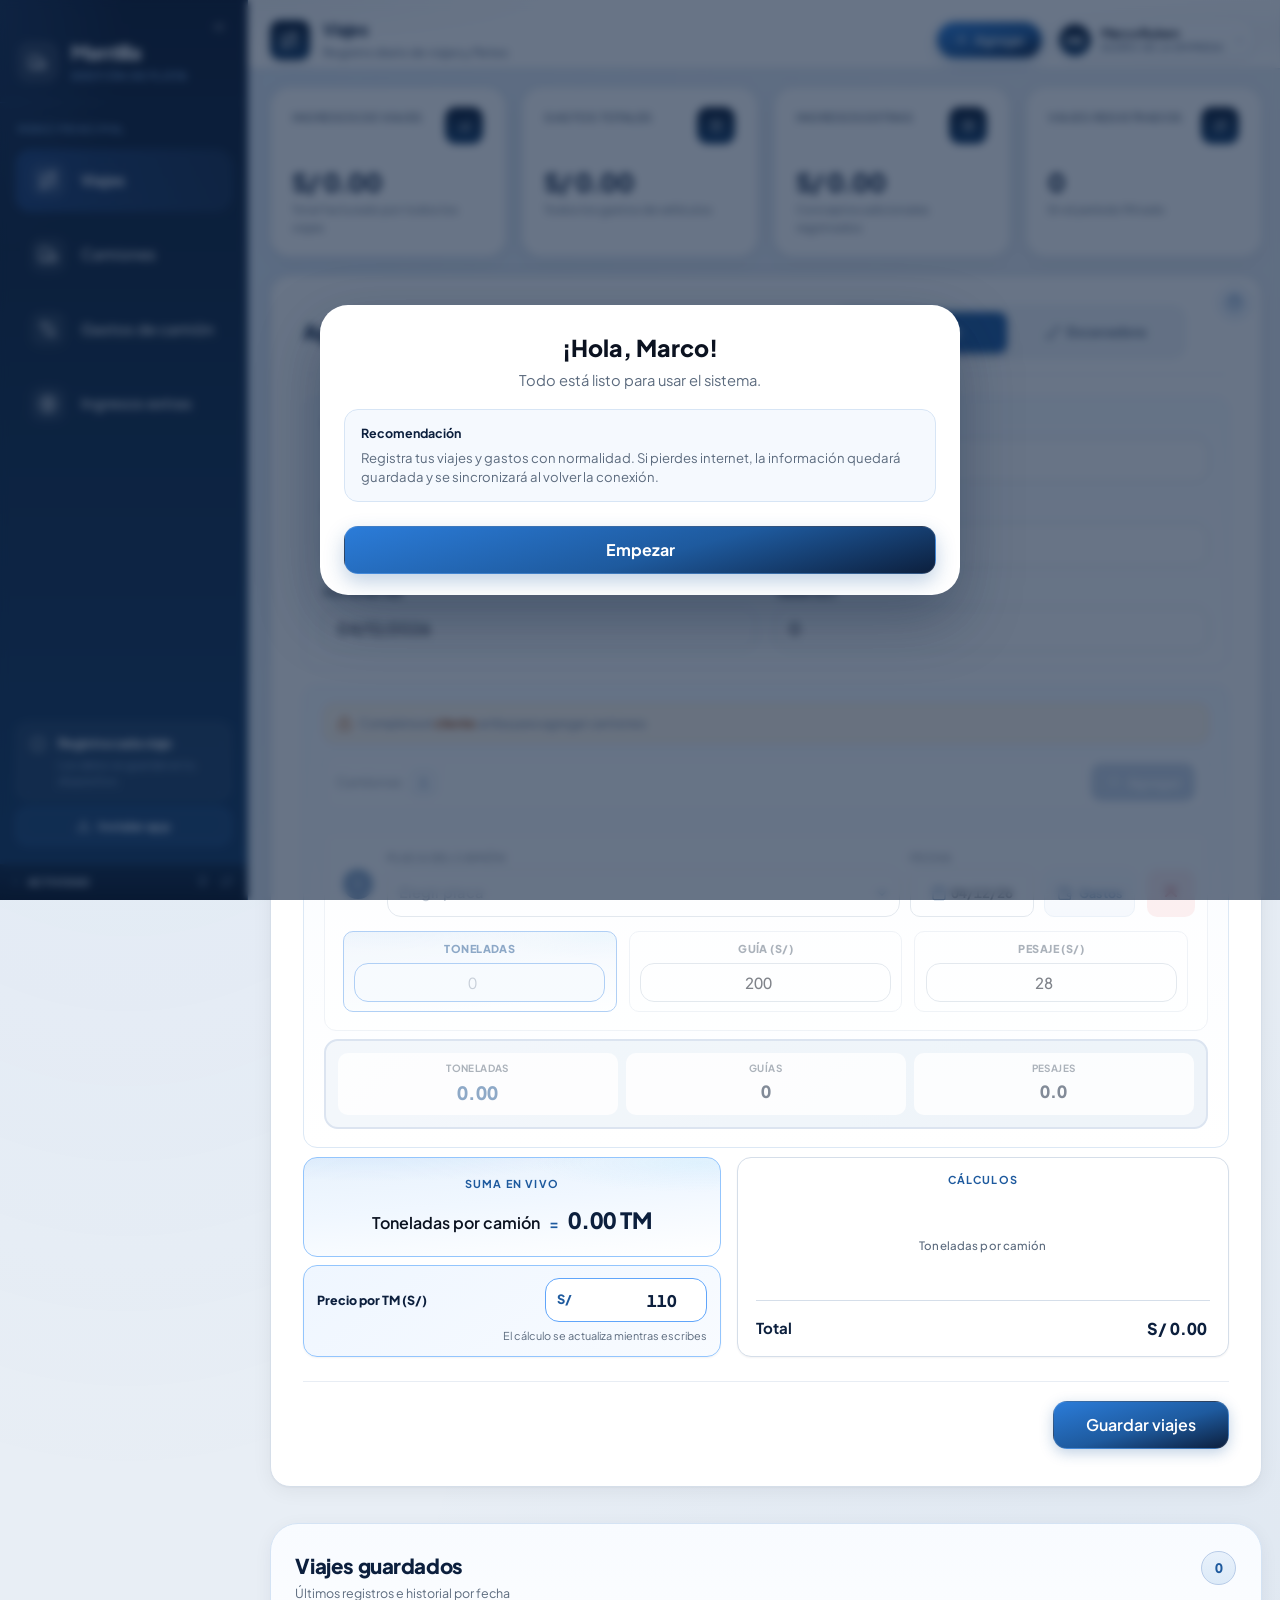
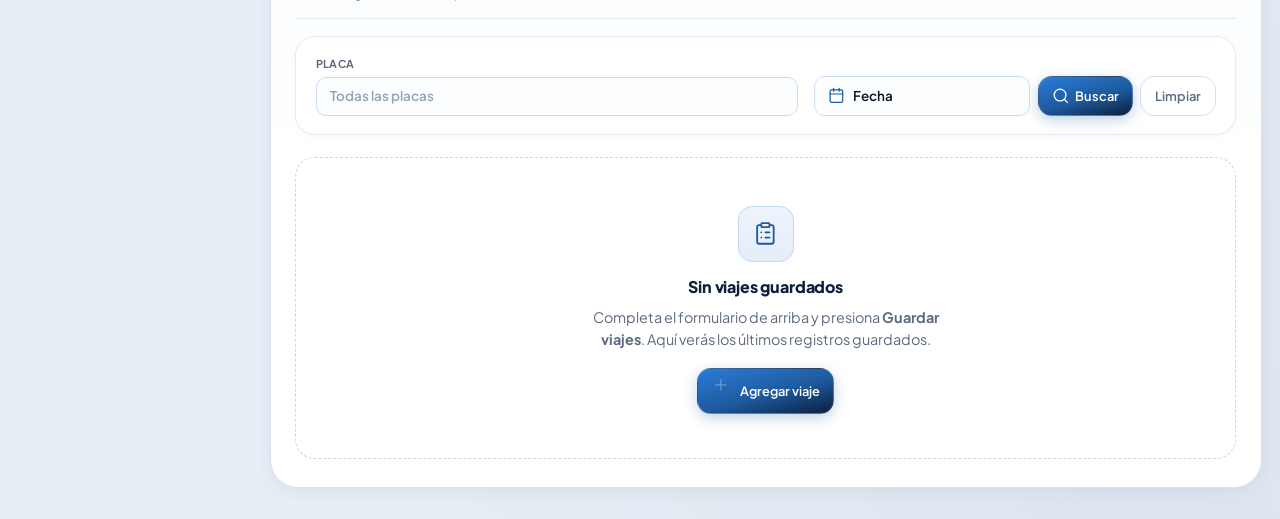
<file: index.html>
<!DOCTYPE html>
<html lang="es">
<head>
  <meta charset="UTF-8">
  <meta name="viewport" content="width=device-width, initial-scale=1, maximum-scale=1, user-scalable=no, viewport-fit=cover">
  <meta name="description" content="Gestión administrativa de flota — Mantilla">
  <meta name="theme-color" content="#0c1f3d">
  <meta name="mobile-web-app-capable" content="yes">
  <meta name="apple-mobile-web-app-capable" content="yes">
  <meta name="apple-mobile-web-app-status-bar-style" content="black-translucent">
  <meta name="apple-mobile-web-app-title" content="Mantilla">
  <meta name="application-name" content="Mantilla">
  <title>Mantilla — Gestión de Flota</title>
  <link rel="manifest" href="manifest.json">
  <script src="js/pwa.js?v=14"></script>
  <link rel="icon" href="assets/icon-192.png?v=1" type="image/png" sizes="192x192">
  <link rel="icon" href="assets/logo-truck.svg?v=3" type="image/svg+xml">
  <link rel="apple-touch-icon" href="assets/apple-touch-icon.png?v=1" sizes="180x180">
  <meta http-equiv="refresh" content="0;url=viajes.html">
  <script>location.replace('viajes.html');</script>
</head>
<body>
  <p style="font-family:system-ui,sans-serif;padding:2rem;text-align:center">
    Redirigiendo a <a href="viajes.html">Viajes</a>…
  </p>
</body>
</html>
</file>
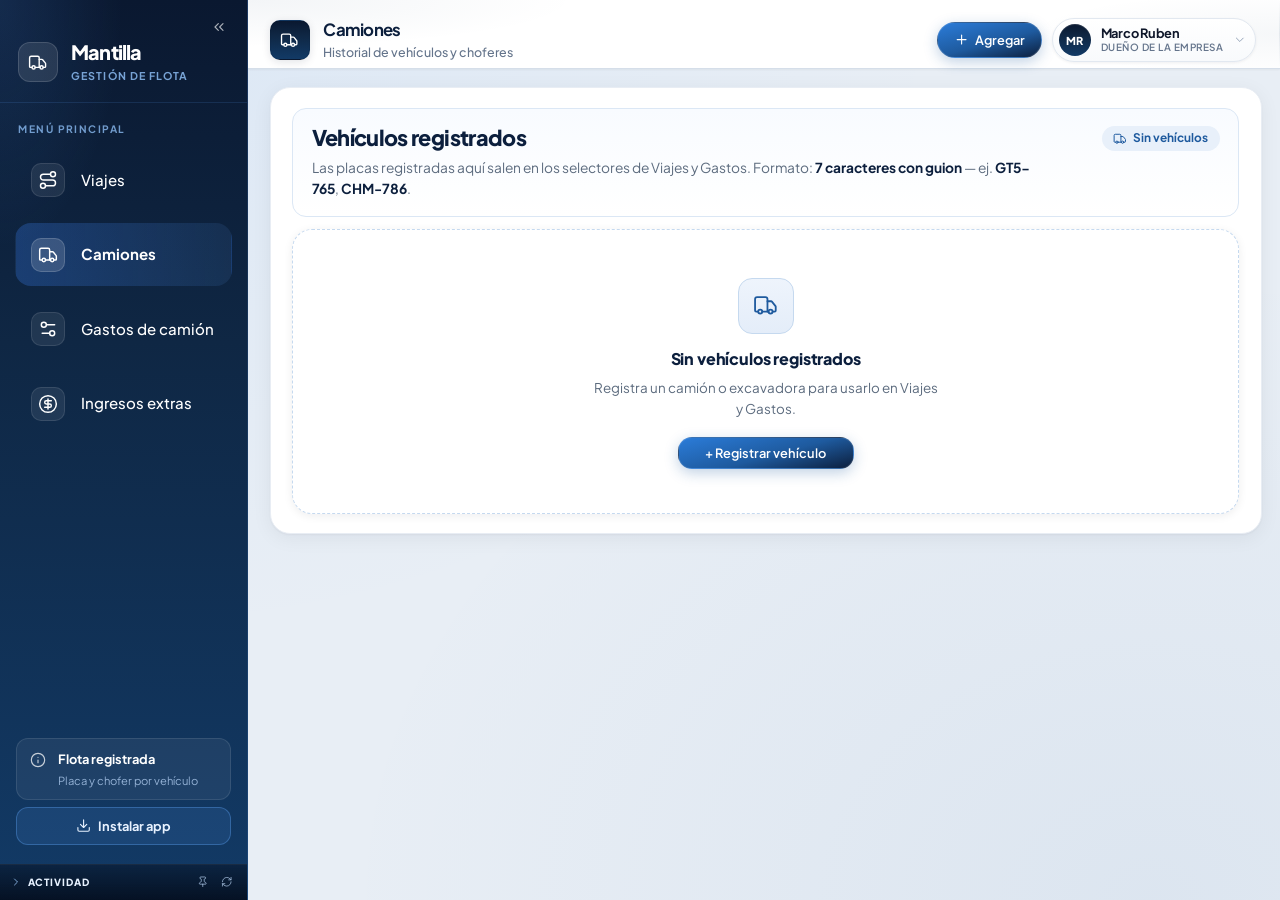
<file: camiones.html>
<!DOCTYPE html>
<html lang="es">
<head>
  <meta charset="UTF-8">
  <meta name="viewport" content="width=device-width, initial-scale=1, maximum-scale=1, user-scalable=no, viewport-fit=cover">
  <meta name="description" content="Registro de camiones y choferes &mdash; Mantilla">
  <meta name="theme-color" content="#0c1f3d">
  <meta name="mobile-web-app-capable" content="yes">
  <meta name="apple-mobile-web-app-capable" content="yes">
  <meta name="apple-mobile-web-app-status-bar-style" content="black-translucent">
  <meta name="apple-mobile-web-app-title" content="Mantilla">
  <meta name="application-name" content="Mantilla">
  <title>Mantilla &mdash; Camiones</title>
  <link rel="manifest" href="manifest.json">
  <script src="js/pwa.js?v=14"></script>
  <script src="assets/vendor/lucide.min.js"></script>
  <script src="js/icon-boot.js?v=1"></script>
  <link rel="stylesheet" href="css/base/boot.css?v=3">
  <link rel="preconnect" href="https://fonts.googleapis.com">
  <link rel="preconnect" href="https://fonts.gstatic.com" crossorigin>
  <link href="https://fonts.googleapis.com/css2?family=Plus+Jakarta+Sans:ital,wght@0,400;0,500;0,600;0,700;0,800;1,400&display=swap" rel="stylesheet">
  <link rel="stylesheet" href="css/main.css?v=295">
  <link rel="stylesheet" href="assets/vendor/sweetalert2.min.css">
  <link rel="icon" href="assets/icon-192.png?v=1" type="image/png" sizes="192x192">
  <link rel="icon" href="assets/logo-truck.svg?v=3" type="image/svg+xml">
  <link rel="apple-touch-icon" href="assets/apple-touch-icon.png?v=1" sizes="180x180">
</head>
<body data-page="camiones">
<script>
(function(){try{if(localStorage.getItem('mantilla-sidebar-collapsed')==='1'&&window.innerWidth>=900)document.body.classList.add('sidebar-desktop-collapsed');if(sessionStorage.getItem('mantilla-session'))document.documentElement.classList.add('mantilla-skip-entrance');sessionStorage.setItem('mantilla-session','1');}catch(e){}})();
</script>

  <div class="sidebar-backdrop" id="sidebarBackdrop"></div>

  <aside class="sidebar" id="sidebar">
    <div class="sidebar__glow"></div>
    <div class="sidebar__inner">
      <div class="sidebar__head">
        <button type="button" class="sidebar__collapse-btn" id="sidebarCollapseBtn" aria-label="Contraer men&uacute;" aria-expanded="true" data-tooltip="Contraer men&uacute;">
          <i data-lucide="chevrons-left" class="lucide-icon sidebar__collapse-icon sidebar__collapse-icon--expand" aria-hidden="true"></i>
          <i data-lucide="chevrons-right" class="lucide-icon sidebar__collapse-icon sidebar__collapse-icon--collapse" aria-hidden="true"></i>
        </button>
      </div>

      <div class="sidebar__brand">
        <div class="sidebar__logo" data-tooltip="Mantilla &mdash; Gesti&oacute;n de Flota">
          <i data-lucide="truck" class="lucide-icon lucide-icon--sidebar-brand" aria-hidden="true"></i>
        </div>
        <div class="sidebar__brand-text">
          <span class="sidebar__title">Mantilla</span>
          <span class="sidebar__subtitle">Gesti&oacute;n de Flota</span>
        </div>
        <button class="sidebar__close" id="sidebarClose" type="button" aria-label="Cerrar men&uacute;" data-tooltip="Cerrar men&uacute;">
          <i data-lucide="x" class="lucide-icon" aria-hidden="true"></i>
        </button>
      </div>

      <p class="sidebar__section-label">Men&uacute; principal</p>
      <nav class="sidebar__nav" aria-label="Navegaci&oacute;n principal">
        <a href="viajes.html" class="nav-btn" data-tooltip="Viajes">
          <span class="nav-btn__icon">
            <i data-lucide="route" class="lucide-icon lucide-icon--nav" aria-hidden="true"></i>
          </span>
          <span class="nav-btn__text">Viajes</span>
          <span class="nav-btn__arrow">&rsaquo;</span>
        </a>
        <a href="camiones.html" class="nav-btn nav-btn--active" aria-current="page" data-tooltip="Camiones">
          <span class="nav-btn__icon">
            <i data-lucide="truck" class="lucide-icon lucide-icon--nav" aria-hidden="true"></i>
          </span>
          <span class="nav-btn__text">Camiones</span>
          <span class="nav-btn__arrow">&rsaquo;</span>
        </a>
        <a href="mantenimiento.html" class="nav-btn" data-tooltip="Gastos de cami&oacute;n">
          <span class="nav-btn__icon">
            <i data-lucide="settings-2" class="lucide-icon lucide-icon--nav" aria-hidden="true"></i>
          </span>
          <span class="nav-btn__text">Gastos de cami&oacute;n</span>
          <span class="nav-btn__arrow">&rsaquo;</span>
        </a>
        <a href="ingresos-extras.html" class="nav-btn" data-tooltip="Ingresos extras">
          <span class="nav-btn__icon">
            <i data-lucide="circle-dollar-sign" class="lucide-icon lucide-icon--nav" aria-hidden="true"></i>
          </span>
          <span class="nav-btn__text">Ingresos extras</span>
          <span class="nav-btn__arrow">&rsaquo;</span>
        </a>
      </nav>

      <div class="sidebar__footer">
        <div class="sidebar__footer-card" data-tooltip="Placas v&aacute;lidas Per&uacute;">
          <i data-lucide="info" class="lucide-icon lucide-icon--footer" aria-hidden="true"></i>
          <div>
            <strong>Flota registrada</strong>
            <span>Placa y chofer por veh&iacute;culo</span>
          </div>
        </div>
      </div>

      <section class="sidebar-activity is-collapsed" id="sidebarActivity" aria-label="Actividad reciente">
        <div class="sidebar-activity__bar">
          <button type="button" class="sidebar-activity__toggle" id="sidebarActivityToggle" aria-expanded="false">
            <i data-lucide="chevron-right" class="lucide-icon sidebar-activity__chev" aria-hidden="true"></i>
            <span class="sidebar-activity__label">Actividad</span>
            <span class="sidebar-activity__badge" id="sidebarActivityBadge" hidden>0</span>
          </button>
          <div class="sidebar-activity__bar-actions">
            <button type="button" class="sidebar-activity__icon-btn" id="sidebarActivityPin" aria-pressed="false" title="Fijar actividad abierta">
              <i data-lucide="pin" class="lucide-icon" aria-hidden="true"></i>
            </button>
            <button type="button" class="sidebar-activity__icon-btn" id="sidebarActivityRefresh" aria-label="Actualizar actividad" title="Actualizar">
              <i data-lucide="refresh-cw" class="lucide-icon" aria-hidden="true"></i>
            </button>
          </div>
          <button type="button" class="sidebar-activity__rail-btn" id="sidebarActivityIconBtn" aria-label="Abrir actividad" title="Actividad" data-tooltip="Actividad">
            <i data-lucide="history" class="lucide-icon" aria-hidden="true"></i>
          </button>
        </div>
        <div class="sidebar-activity__panel" id="sidebarActivityBody">
          <ul class="sidebar-activity__list" id="sidebarActivityList"></ul>
        </div>
      </section>
    </div>
  </aside>

  <div class="main-wrapper main-wrapper--camiones" id="mainWrapper">
    <div class="app-hero app-hero--camiones" id="appHero">
      <header class="topbar">
        <div class="topbar__inner">
          <div class="topbar__start">
            <button class="topbar__menu-btn" id="menuToggle" type="button" aria-label="Abrir men&uacute;" aria-expanded="false">
              <i data-lucide="menu" class="lucide-icon" aria-hidden="true"></i>
            </button>
          </div>
          <div class="topbar__lead">
            <span class="topbar__page-icon" aria-hidden="true">
              <i data-lucide="truck" class="lucide-icon" aria-hidden="true"></i>
            </span>
            <div class="topbar__titles">
              <h1 class="topbar__heading topbar__breadcrumb">
                <span class="topbar__brand-label">Mantilla</span>
                <span class="topbar__breadcrumb-sep" aria-hidden="true">/</span>
                <span class="topbar__page-label" id="pageTitle">Camiones</span>
              </h1>
              <p class="topbar__page-sub">Historial de veh&iacute;culos y choferes</p>
            </div>
          </div>
          <div class="topbar__actions">
            <button type="button" class="btn btn--primary btn--sm btn--round topbar__add-btn" id="btnAddMain" aria-label="Registrar veh&iacute;culo">
              <i data-lucide="plus" class="lucide-icon" aria-hidden="true"></i>
              <span class="btn-label">Agregar</span>
            </button>
            <div class="topbar__actions-end">
              <button type="button" class="btn btn--live topbar__live-btn" id="btnLiveViaje">
                <span class="live-dot" aria-hidden="true"></span>
                En vivo
              </button>
              <div class="topbar-profile" id="topbarProfile">
                <button type="button" class="topbar-profile__btn" id="topbarProfileBtn" aria-expanded="false" aria-haspopup="true" aria-controls="topbarProfileMenu">
                  <span class="topbar-profile__avatar" aria-hidden="true">MR</span>
                  <span class="topbar-profile__info">
                    <strong class="topbar-profile__name">Marco Ruben</strong>
                    <span class="topbar-profile__role">Due&ntilde;o de la empresa</span>
                  </span>
                  <i data-lucide="chevron-down" class="lucide-icon topbar-profile__chev" aria-hidden="true"></i>
                </button>
                <div class="topbar-profile__menu topbar-profile__menu--owner" id="topbarProfileMenu" role="dialog" aria-label="Detalle del due&ntilde;o" hidden>
                  <div class="topbar-profile__owner-card">
                    <span class="topbar-profile__avatar topbar-profile__avatar--lg" aria-hidden="true">MR</span>
                    <div class="topbar-profile__menu-meta">
                      <strong>Marco Ruben</strong>
                      <span class="topbar-profile__owner-badge">Due&ntilde;o de la empresa</span>
                    </div>
                  </div>
                  <div class="topbar-profile__owner-details">
                    <p><span>Cargo</span><strong>Due&ntilde;o de la empresa</strong></p>
                    <p><span>Empresa</span><strong>Mantilla</strong></p>
                    <p><span>Rol</span><strong>Administrador principal</strong></p>
                    <p class="topbar-profile__version">Mantilla v1.1</p>
                  </div>
                </div>
              </div>
            </div>
          </div>
        </div>
      </header>
    </div>

    <main class="app-content">
      <section class="panel panel--active" id="panelCamiones" aria-label="Camiones">
        <header class="camiones-head">
          <div class="camiones-head__top">
            <h2 class="camiones-head__title">Veh&iacute;culos registrados</h2>
            <span class="panel__count panel__count--pill" id="camionesCount">
              <i data-lucide="truck" class="lucide-icon lucide-icon--count" aria-hidden="true"></i>
              <span class="panel__count__text">0 camiones</span>
            </span>
          </div>
          <p class="camiones-intro">Las placas registradas aqu&iacute; salen en los selectores de Viajes y Gastos. Formato: <strong>7 caracteres con guion</strong> &mdash; ej. <strong>GT5-765</strong>, <strong>CHM-786</strong>.</p>
        </header>
        <div class="camiones-list" id="camionesList" aria-label="Historial de camiones"></div>
        <div class="pagination pagination--camiones" id="camionesPagination" hidden aria-label="Paginaci&oacute;n de camiones"></div>
      </section>
    </main>
  </div>

  <button type="button" class="mobile-fab" id="fabAdd" aria-label="Agregar veh&iacute;culo">
    <i data-lucide="plus" class="lucide-icon" aria-hidden="true"></i>
  </button>

  <nav class="bottom-nav" id="bottomNav" aria-label="Navegaci&oacute;n inferior">
    <a href="viajes.html" class="bottom-nav__tab">
      <i data-lucide="route" class="lucide-icon lucide-icon--bottom-nav" aria-hidden="true"></i>
      <span>Viajes</span>
    </a>
    <a href="camiones.html" class="bottom-nav__tab bottom-nav__tab--active" aria-current="page">
      <i data-lucide="truck" class="lucide-icon lucide-icon--bottom-nav" aria-hidden="true"></i>
      <span>Camiones</span>
    </a>
    <a href="mantenimiento.html" class="bottom-nav__tab">
      <i data-lucide="settings-2" class="lucide-icon lucide-icon--bottom-nav" aria-hidden="true"></i>
      <span>Gastos</span>
    </a>
    <a href="ingresos-extras.html" class="bottom-nav__tab">
      <i data-lucide="circle-dollar-sign" class="lucide-icon lucide-icon--bottom-nav" aria-hidden="true"></i>
      <span>Ingresos</span>
    </a>
  </nav>

  <div class="modal-overlay modal-overlay--sheet" id="modalCamion" role="dialog" aria-modal="true" aria-labelledby="modalCamionTitle">
    <div class="modal modal--sm modal--form">
      <div class="modal__header modal__header--form">
        <div class="modal__header-brand">
          <span class="modal__header-icon" aria-hidden="true">
            <i data-lucide="truck" class="lucide-icon" aria-hidden="true"></i>
          </span>
          <div class="modal__header-text">
            <span class="modal__eyebrow" id="modalCamionEyebrow">Nuevo veh&iacute;culo</span>
            <h3 id="modalCamionTitle">Registrar veh&iacute;culo</h3>
          </div>
        </div>
        <button class="modal__close" data-close="modalCamion" type="button" aria-label="Cerrar">
          <i data-lucide="x" class="lucide-icon" aria-hidden="true"></i>
        </button>
      </div>
      <form id="formCamion" class="modal__body modal__body--form" novalidate>
        <input type="hidden" id="camionId">
        <div class="form-group">
          <label for="camionTipo">Tipo de veh&iacute;culo *</label>
          <input type="hidden" id="camionTipo" value="camion">
          <div id="camionTipoPicker"></div>
        </div>
        <div class="form-group">
          <label for="camionPlaca">Placa *</label>
          <input type="text" id="camionPlaca" class="field-input" required placeholder="Ej: CHM-786" autocomplete="off" autocapitalize="characters" spellcheck="false" maxlength="7">
          <small class="field-hint" id="camionPlacaHint">7 caracteres con guion (ej: CHM-786, GT5-765)</small>
        </div>
        <div class="form-group form-group--chofer">
          <label for="camionChofer">Chofer *</label>
          <input type="text" id="camionChofer" class="field-input" required placeholder="Nombre del chofer" autocomplete="off">
        </div>
        <div class="form-group form-group--telefono">
          <label for="camionTelefono">Tel&eacute;fono</label>
          <input type="tel" id="camionTelefono" class="field-input" placeholder="Opcional" autocomplete="off" maxlength="9" inputmode="numeric">
        </div>
        <div class="form-group">
          <label for="camionBrevete">Brevete</label>
          <input type="text" id="camionBrevete" class="field-input" placeholder="Ej: D441690259" autocomplete="off">
        </div>
        <div class="modal__footer modal__footer--form">
          <button type="button" class="btn btn--ghost" data-close="modalCamion">Cancelar</button>
          <button type="submit" class="btn btn--primary">Guardar veh&iacute;culo</button>
        </div>
      </form>
    </div>
  </div>

  <div class="modal-overlay modal-overlay--confirm" id="modalConfirm" role="alertdialog" aria-modal="true" aria-labelledby="confirmTitle" aria-describedby="confirmMessage">
    <div class="modal modal--sm modal--confirm">
      <div class="modal__header modal__header--compact">
        <h3 id="confirmTitle">Confirmar acci&oacute;n</h3>
      </div>
      <div class="modal__body modal__body--confirm">
        <p id="confirmMessage"></p>
      </div>
      <div class="modal__footer modal__footer--confirm">
        <button type="button" class="btn btn--ghost" id="confirmCancel">Cancelar</button>
        <button type="button" class="btn btn--secondary" id="confirmOk">Confirmar</button>
      </div>
    </div>
  </div>

  <datalist id="dlPlacas"></datalist>
  <datalist id="dlChoferes"></datalist>

  <div class="dp-backdrop" id="dpBackdrop" hidden></div>
  <div id="dpPortal"></div>

  <script src="js/config/api-config.js?v=3"></script>
  <script src="js/core.js?v=4"></script>
  <script src="js/config/constants.js?v=12"></script>
  <script src="js/core/utils.js?v=13"></script>
  <script src="js/services/sync.js?v=23"></script>
  <script src="js/services/drafts.js?v=5"></script>
  <script src="js/services/activity.js?v=2"></script>
  <script src="js/core/placas.js?v=5"></script>
  <script src="js/components/pickers.js?v=17"></script>
  <script src="js/core/calculations.js?v=25"></script>
  <script src="js/services/render.js?v=23"></script>
  <script src="js/components/modals.js?v=23"></script>
  <script src="js/pages/camiones.js?v=25"></script>
  <script src="js/pages/mantenimiento.js?v=27"></script>
  <script src="js/pages/ingresos-extras.js?v=4"></script>
  <script src="js/pages/viajes.js?v=96"></script>
  <script>renderLucideIconsNow();</script>
  <script src="assets/vendor/sweetalert2.all.min.js"></script>
  <script src="js/components/alerts.js?v=10"></script>
  <script src="js/components/shell.js?v=10"></script>
  <script src="js/components/nav.js?v=26"></script>
  <script src="js/offline.js?v=3"></script>
  <script src="js/app.js?v=39"></script>
  <script src="js/components/welcome.js?v=3"></script>
</body>
</html>
</file>
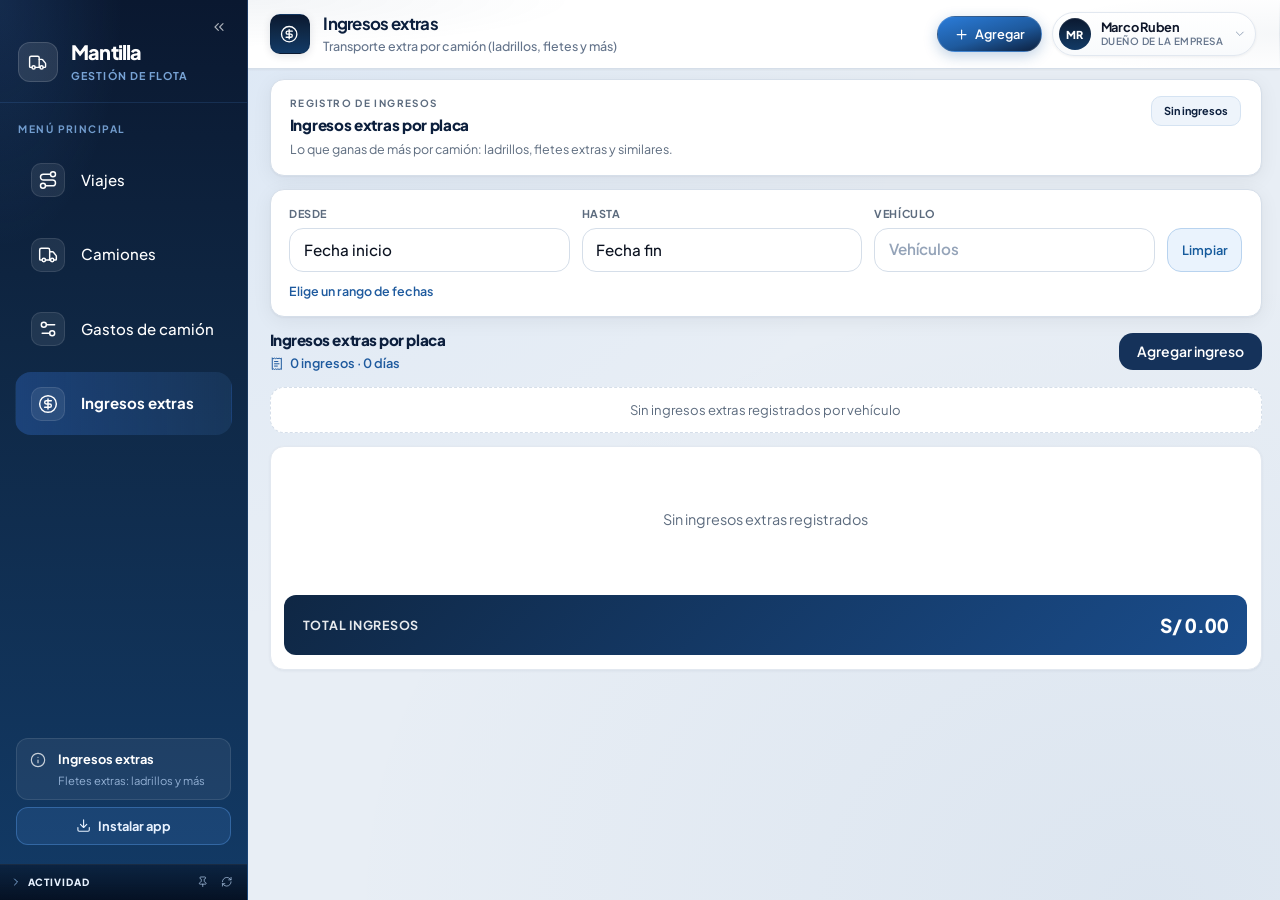
<file: ingresos-extras.html>
<!DOCTYPE html>
<html lang="es">
<head>
  <meta charset="UTF-8">
  <meta name="viewport" content="width=device-width, initial-scale=1, maximum-scale=1, user-scalable=no, viewport-fit=cover">
  <meta name="description" content="Ingresos extras por placa &mdash; Mantilla">
  <meta name="theme-color" content="#0c1f3d">
  <meta name="mobile-web-app-capable" content="yes">
  <meta name="apple-mobile-web-app-capable" content="yes">
  <meta name="apple-mobile-web-app-status-bar-style" content="black-translucent">
  <meta name="apple-mobile-web-app-title" content="Mantilla">
  <meta name="application-name" content="Mantilla">
  <title>Mantilla &mdash; Ingresos extras</title>
  <link rel="manifest" href="manifest.json">
  <script src="js/pwa.js?v=14"></script>
  <script src="assets/vendor/lucide.min.js"></script>
  <script src="js/icon-boot.js?v=1"></script>
  <link rel="stylesheet" href="css/base/boot.css?v=3">
  <link rel="preconnect" href="https://fonts.googleapis.com">
  <link rel="preconnect" href="https://fonts.gstatic.com" crossorigin>
  <link href="https://fonts.googleapis.com/css2?family=Plus+Jakarta+Sans:ital,wght@0,400;0,500;0,600;0,700;0,800;1,400&display=swap" rel="stylesheet">
  <link rel="stylesheet" href="css/main.css?v=295">
  <link rel="stylesheet" href="assets/vendor/sweetalert2.min.css">
  <link rel="icon" href="assets/icon-192.png?v=1" type="image/png" sizes="192x192">
  <link rel="icon" href="assets/logo-truck.svg?v=3" type="image/svg+xml">
  <link rel="apple-touch-icon" href="assets/apple-touch-icon.png?v=1" sizes="180x180">
</head>
<body data-page="ingresos-extras">
<script>
(function(){try{if(localStorage.getItem('mantilla-sidebar-collapsed')==='1'&&window.innerWidth>=900)document.body.classList.add('sidebar-desktop-collapsed');if(sessionStorage.getItem('mantilla-session'))document.documentElement.classList.add('mantilla-skip-entrance');sessionStorage.setItem('mantilla-session','1');}catch(e){}})();
</script>

  <div class="sidebar-backdrop" id="sidebarBackdrop"></div>

  <aside class="sidebar" id="sidebar">
    <div class="sidebar__glow"></div>
    <div class="sidebar__inner">
      <div class="sidebar__head">
        <button type="button" class="sidebar__collapse-btn" id="sidebarCollapseBtn" aria-label="Contraer men&uacute;" aria-expanded="true" data-tooltip="Contraer men&uacute;">
          <i data-lucide="chevrons-left" class="lucide-icon sidebar__collapse-icon sidebar__collapse-icon--expand" aria-hidden="true"></i>
          <i data-lucide="chevrons-right" class="lucide-icon sidebar__collapse-icon sidebar__collapse-icon--collapse" aria-hidden="true"></i>
        </button>
      </div>

      <div class="sidebar__brand">
        <div class="sidebar__logo" data-tooltip="Mantilla &mdash; Gesti&oacute;n de Flota">
          <i data-lucide="truck" class="lucide-icon lucide-icon--sidebar-brand" aria-hidden="true"></i>
        </div>
        <div class="sidebar__brand-text">
          <span class="sidebar__title">Mantilla</span>
          <span class="sidebar__subtitle">Gesti&oacute;n de Flota</span>
        </div>
        <button class="sidebar__close" id="sidebarClose" type="button" aria-label="Cerrar men&uacute;" data-tooltip="Cerrar men&uacute;">
          <i data-lucide="x" class="lucide-icon" aria-hidden="true"></i>
        </button>
      </div>

      <p class="sidebar__section-label">Men&uacute; principal</p>
      <nav class="sidebar__nav" aria-label="Navegaci&oacute;n principal">
        <a href="viajes.html" class="nav-btn" data-tooltip="Viajes">
          <span class="nav-btn__icon">
            <i data-lucide="route" class="lucide-icon lucide-icon--nav" aria-hidden="true"></i>
          </span>
          <span class="nav-btn__text">Viajes</span>
          <span class="nav-btn__arrow">&rsaquo;</span>
        </a>
        <a href="camiones.html" class="nav-btn" data-tooltip="Camiones">
          <span class="nav-btn__icon">
            <i data-lucide="truck" class="lucide-icon lucide-icon--nav" aria-hidden="true"></i>
          </span>
          <span class="nav-btn__text">Camiones</span>
          <span class="nav-btn__arrow">&rsaquo;</span>
        </a>
        <a href="mantenimiento.html" class="nav-btn" data-tooltip="Gastos de cami&oacute;n">
          <span class="nav-btn__icon">
            <i data-lucide="settings-2" class="lucide-icon lucide-icon--nav" aria-hidden="true"></i>
          </span>
          <span class="nav-btn__text">Gastos de cami&oacute;n</span>
          <span class="nav-btn__arrow">&rsaquo;</span>
        </a>
        <a href="ingresos-extras.html" class="nav-btn nav-btn--active" aria-current="page" data-tooltip="Ingresos extras">
          <span class="nav-btn__icon">
            <i data-lucide="circle-dollar-sign" class="lucide-icon lucide-icon--nav" aria-hidden="true"></i>
          </span>
          <span class="nav-btn__text">Ingresos extras</span>
          <span class="nav-btn__arrow">&rsaquo;</span>
        </a>
      </nav>

      <div class="sidebar__footer">
        <div class="sidebar__footer-card" data-tooltip="Fletes extras: ladrillos y m&aacute;s">
          <i data-lucide="info" class="lucide-icon lucide-icon--footer" aria-hidden="true"></i>
          <div>
            <strong>Ingresos extras</strong>
            <span>Fletes extras: ladrillos y m&aacute;s</span>
          </div>
        </div>
      </div>

      <section class="sidebar-activity is-collapsed" id="sidebarActivity" aria-label="Actividad reciente">
        <div class="sidebar-activity__bar">
          <button type="button" class="sidebar-activity__toggle" id="sidebarActivityToggle" aria-expanded="false">
            <i data-lucide="chevron-right" class="lucide-icon sidebar-activity__chev" aria-hidden="true"></i>
            <span class="sidebar-activity__label">Actividad</span>
            <span class="sidebar-activity__badge" id="sidebarActivityBadge" hidden>0</span>
          </button>
          <div class="sidebar-activity__bar-actions">
            <button type="button" class="sidebar-activity__icon-btn" id="sidebarActivityPin" aria-pressed="false" title="Fijar actividad abierta">
              <i data-lucide="pin" class="lucide-icon" aria-hidden="true"></i>
            </button>
            <button type="button" class="sidebar-activity__icon-btn" id="sidebarActivityRefresh" aria-label="Actualizar actividad" title="Actualizar">
              <i data-lucide="refresh-cw" class="lucide-icon" aria-hidden="true"></i>
            </button>
          </div>
          <button type="button" class="sidebar-activity__rail-btn" id="sidebarActivityIconBtn" aria-label="Abrir actividad" title="Actividad" data-tooltip="Actividad">
            <i data-lucide="history" class="lucide-icon" aria-hidden="true"></i>
          </button>
        </div>
        <div class="sidebar-activity__panel" id="sidebarActivityBody">
          <ul class="sidebar-activity__list" id="sidebarActivityList"></ul>
        </div>
      </section>
    </div>
  </aside>

  <div class="main-wrapper main-wrapper--ingresos" id="mainWrapper">

    <div class="app-hero app-hero--ingresos" id="appHero">
      <header class="topbar">
        <div class="topbar__inner">
          <div class="topbar__start">
            <button class="topbar__menu-btn" id="menuToggle" type="button" aria-label="Abrir men&uacute;" aria-expanded="false">
              <i data-lucide="menu" class="lucide-icon" aria-hidden="true"></i>
            </button>
            <div class="topbar__logo-wrap" aria-hidden="true">
              <span class="app-icon app-icon--light" aria-hidden="true">
                <i data-lucide="truck" class="lucide-icon" aria-hidden="true"></i>
              </span>
            </div>
          </div>

          <div class="topbar__lead">
            <span class="topbar__page-icon" aria-hidden="true">
              <i data-lucide="circle-dollar-sign" class="lucide-icon" aria-hidden="true"></i>
            </span>
            <div class="topbar__titles">
              <h1 class="topbar__heading topbar__breadcrumb">
                <span class="topbar__brand-label">Mantilla</span>
                <span class="topbar__breadcrumb-sep" aria-hidden="true">/</span>
                <span class="topbar__page-label" id="pageTitle">Ingresos extras</span>
              </h1>
              <p class="topbar__page-sub">Transporte extra por cami&oacute;n (ladrillos, fletes y m&aacute;s)</p>
            </div>
          </div>

          <div class="topbar__actions">
            <button type="button" class="btn btn--primary btn--sm btn--round topbar__add-btn" id="btnAddMain" aria-label="Agregar ingreso">
              <i data-lucide="plus" class="lucide-icon" aria-hidden="true"></i>
              <span class="btn-label">Agregar</span>
            </button>
            <div class="topbar__actions-end">
              <button type="button" class="btn btn--live topbar__live-btn" id="btnLiveViaje">
                <span class="live-dot" aria-hidden="true"></span>
                En vivo
              </button>
              <div class="topbar-profile" id="topbarProfile">
                <button type="button" class="topbar-profile__btn" id="topbarProfileBtn" aria-expanded="false" aria-haspopup="true" aria-controls="topbarProfileMenu">
                  <span class="topbar-profile__avatar" aria-hidden="true">MR</span>
                  <span class="topbar-profile__info">
                    <strong class="topbar-profile__name">Marco Ruben</strong>
                    <span class="topbar-profile__role">Due&ntilde;o de la empresa</span>
                  </span>
                  <i data-lucide="chevron-down" class="lucide-icon topbar-profile__chev" aria-hidden="true"></i>
                </button>
                <div class="topbar-profile__menu topbar-profile__menu--owner" id="topbarProfileMenu" role="dialog" aria-label="Detalle del due&ntilde;o" hidden>
                  <div class="topbar-profile__owner-card">
                    <span class="topbar-profile__avatar topbar-profile__avatar--lg" aria-hidden="true">MR</span>
                    <div class="topbar-profile__menu-meta">
                      <strong>Marco Ruben</strong>
                      <span class="topbar-profile__owner-badge">Due&ntilde;o de la empresa</span>
                    </div>
                  </div>
                  <div class="topbar-profile__owner-details">
                    <p><span>Cargo</span><strong>Due&ntilde;o de la empresa</strong></p>
                    <p><span>Empresa</span><strong>Mantilla</strong></p>
                    <p><span>Rol</span><strong>Administrador principal</strong></p>
                    <p class="topbar-profile__version">Mantilla v1.1</p>
                  </div>
                </div>
              </div>
            </div>
          </div>
        </div>
      </header>
    </div>

    <main class="app-content">
      <section class="panel panel--active" id="panelIngresos" aria-label="Ingresos extras">

        <section class="maint-welcome" id="ingresoWelcome">
          <div class="maint-welcome__content">
            <span class="maint-welcome__eyebrow">Registro de ingresos</span>
            <h2 class="maint-welcome__title">Ingresos extras por placa</h2>
            <p class="maint-welcome__text">Lo que ganas de m&aacute;s por cami&oacute;n: ladrillos, fletes extras y similares.</p>
          </div>
          <span class="maint-welcome__badge" id="ingresoWelcomeCount" aria-live="polite"></span>
        </section>

        <div class="maint-filters" id="ingresoFiltersBar" aria-label="Filtros de ingresos">
          <div class="maint-filters__row">
            <div class="maint-filters__field">
              <label for="ingresoFilterDesdePicker">Desde</label>
              <input type="hidden" id="ingresoFilterDesde">
              <div id="ingresoFilterDesdePicker"></div>
            </div>
            <div class="maint-filters__field">
              <label for="ingresoFilterHastaPicker">Hasta</label>
              <input type="hidden" id="ingresoFilterHasta">
              <div id="ingresoFilterHastaPicker"></div>
            </div>
            <div class="maint-filters__field maint-filters__field--placa">
              <label for="ingresoFilterPlacaPicker">Veh&iacute;culo</label>
              <input type="hidden" id="ingresoFilterPlaca" value="">
              <div id="ingresoFilterPlacaPicker" class="ingreso-filter-placa-picker-mount"></div>
            </div>
            <button type="button" class="btn btn--ghost btn--sm maint-filters__clear" id="ingresoBtnClearFilters">Limpiar</button>
          </div>
          <p class="maint-filters__hint" id="ingresoFilterHint" aria-live="polite"></p>
        </div>

        <div class="panel__header panel__header--actions">
          <div class="panel__title-group">
            <h2>Ingresos extras por placa</h2>
            <span class="panel__count" id="ingresoCount">
              <i data-lucide="receipt-text" class="lucide-icon lucide-icon--count" aria-hidden="true"></i>
              <span class="panel__count__text">0 ingresos</span>
            </span>
          </div>
          <button type="button" class="btn btn--secondary" id="btnAddIngreso">Agregar ingreso</button>
        </div>

        <div class="maint-summary" id="ingresoSummary"></div>

        <div class="maint-history-block" id="ingresoHistoryBlock">
          <div class="maint-history" id="ingresoHistory" aria-label="Historial por veh&iacute;culo"></div>
          <div class="maint-grand-total">
            <span class="maint-grand-total__label">Total ingresos</span>
            <strong class="maint-grand-total__value" id="ingresoTotalMonto">&mdash;</strong>
          </div>
        </div>

        <div class="cards-grid maint-mobile-list" id="ingresoCards"></div>
        <div class="pagination pagination--ingreso" id="ingresoPagination" hidden aria-label="Paginaci&oacute;n de ingresos"></div>
      </section>
    </main>
  </div>

  <button type="button" class="mobile-fab" id="fabAdd" aria-label="Agregar ingreso">
    <i data-lucide="plus" class="lucide-icon" aria-hidden="true"></i>
  </button>

  <nav class="bottom-nav" id="bottomNav" aria-label="Navegaci&oacute;n inferior">
    <a href="viajes.html" class="bottom-nav__tab">
      <i data-lucide="route" class="lucide-icon lucide-icon--bottom-nav" aria-hidden="true"></i>
      <span>Viajes</span>
    </a>
    <a href="camiones.html" class="bottom-nav__tab">
      <i data-lucide="truck" class="lucide-icon lucide-icon--bottom-nav" aria-hidden="true"></i>
      <span>Camiones</span>
    </a>
    <a href="mantenimiento.html" class="bottom-nav__tab">
      <i data-lucide="settings-2" class="lucide-icon lucide-icon--bottom-nav" aria-hidden="true"></i>
      <span>Gastos</span>
    </a>
    <a href="ingresos-extras.html" class="bottom-nav__tab bottom-nav__tab--active" aria-current="page">
      <i data-lucide="circle-dollar-sign" class="lucide-icon lucide-icon--bottom-nav" aria-hidden="true"></i>
      <span>Ingresos</span>
    </a>
  </nav>

  <div class="modal-overlay modal-overlay--sheet" id="modalIngresos" role="dialog" aria-modal="true" aria-labelledby="modalIngresoTitle">
    <div class="modal modal--form modal--maint">
      <div class="modal__header modal__header--form">
        <div class="modal__header-brand">
          <span class="modal__header-icon" aria-hidden="true">
            <i data-lucide="circle-dollar-sign" class="lucide-icon" aria-hidden="true"></i>
          </span>
          <div class="modal__header-text">
            <span class="modal__eyebrow" id="modalIngresoEyebrow">Ingresos extras</span>
            <h3 id="modalIngresoTitle">Nuevo ingreso</h3>
          </div>
        </div>
        <button class="modal__close" data-close="modalIngresos" type="button" aria-label="Cerrar">
          <i data-lucide="x" class="lucide-icon" aria-hidden="true"></i>
        </button>
      </div>
      <form id="formIngresos" class="modal__body modal__body--form modal__body--maint" novalidate>
        <input type="hidden" id="ingresoId">
        <div class="maint-form-meta">
          <div class="form-group form-group--placa-picker">
            <label for="ingresoPlacaPicker">Veh&iacute;culo *</label>
            <input type="hidden" id="ingresoPlaca" required>
            <div id="ingresoPlacaPicker" class="ingreso-placa-picker-mount"></div>
          </div>
          <div class="maint-form-meta__row">
            <div class="form-group">
              <label for="ingresoFechaPicker">Fecha *</label>
              <input type="hidden" id="ingresoFecha" required>
              <div id="ingresoFechaPicker"></div>
            </div>
            <div class="form-group">
              <label for="ingresoHoraPicker">Hora</label>
              <input type="hidden" id="ingresoHora">
              <div id="ingresoHoraPicker"></div>
            </div>
          </div>
        </div>

        <section class="maint-items-board" aria-label="Conceptos y cargas">
          <div class="maint-items-toolbar">
            <div class="maint-items-toolbar__lead">
              <span class="maint-items-toolbar__label">Conceptos / cargas</span>
              <span class="maint-items-count" id="ingresoItemCount" aria-live="polite">0</span>
            </div>
            <button type="button" class="maint-add-item-btn" id="btnAddIngresoItem">
              <i data-lucide="plus" class="lucide-icon maint-add-item-btn__icon" aria-hidden="true"></i>
              <span>Agregar</span>
            </button>
          </div>

          <div class="maint-items-head" aria-hidden="true">
            <span class="maint-items-head__num"></span>
            <span class="maint-items-head__un">Un.</span>
            <span class="maint-items-head__desc">Descripci&oacute;n</span>
            <span class="maint-items-head__cost">Importe (S/)</span>
            <span class="maint-items-head__total">Total</span>
            <span class="maint-items-head__rm"></span>
          </div>

          <div class="maint-items-list" id="ingresoItemsList" role="list"></div>

          <div class="maint-items-grand" aria-live="polite">
            <span class="maint-items-grand__lbl">Total general</span>
            <strong class="maint-items-grand__val" id="ingresoGrandTotal">S/ 0.00</strong>
          </div>
        </section>

        <div class="modal__footer modal__footer--form">
          <button type="button" class="btn btn--ghost" data-close="modalIngresos">Cancelar</button>
          <button type="submit" class="btn btn--primary" id="btnSaveIngreso">Guardar ingresos</button>
        </div>
      </form>
    </div>
  </div>

  <div class="modal-overlay modal-overlay--confirm" id="modalConfirm" role="alertdialog" aria-modal="true" aria-labelledby="confirmTitle" aria-describedby="confirmMessage">
    <div class="modal modal--sm modal--confirm">
      <div class="modal__header modal__header--compact">
        <h3 id="confirmTitle">Confirmar acci&oacute;n</h3>
      </div>
      <div class="modal__body modal__body--confirm">
        <p id="confirmMessage"></p>
      </div>
      <div class="modal__footer modal__footer--confirm">
        <button type="button" class="btn btn--ghost" id="confirmCancel">Cancelar</button>
        <button type="button" class="btn btn--secondary" id="confirmOk">Confirmar</button>
      </div>
    </div>
  </div>

  <div class="dp-backdrop" id="dpBackdrop" hidden></div>
  <div id="dpPortal"></div>

  <datalist id="dlPlacas"></datalist>
  <datalist id="dlChoferes"></datalist>
  <datalist id="dlClientes"></datalist>
  <datalist id="dlProductos"></datalist>

  <script src="js/config/api-config.js?v=3"></script>
  <script src="js/core.js?v=4"></script>
  <script src="js/config/constants.js?v=12"></script>
  <script src="js/core/utils.js?v=13"></script>
  <script src="js/services/sync.js?v=23"></script>
  <script src="js/services/drafts.js?v=5"></script>
  <script src="js/services/activity.js?v=2"></script>
  <script src="js/core/placas.js?v=5"></script>
  <script src="js/components/pickers.js?v=17"></script>
  <script src="js/core/calculations.js?v=25"></script>
  <script src="js/services/render.js?v=23"></script>
  <script src="js/components/modals.js?v=23"></script>
  <script src="js/pages/camiones.js?v=25"></script>
  <script src="js/pages/mantenimiento.js?v=27"></script>
  <script src="js/pages/ingresos-extras.js?v=4"></script>
  <script src="js/pages/viajes.js?v=96"></script>
  <script>renderLucideIconsNow();</script>
  <script src="assets/vendor/sweetalert2.all.min.js"></script>
  <script src="js/components/alerts.js?v=10"></script>
  <script src="js/components/shell.js?v=10"></script>
  <script src="js/components/nav.js?v=26"></script>
  <script src="js/offline.js?v=3"></script>
  <script src="js/app.js?v=39"></script>
  <script src="js/components/welcome.js?v=3"></script>
</body>
</html>
</file>
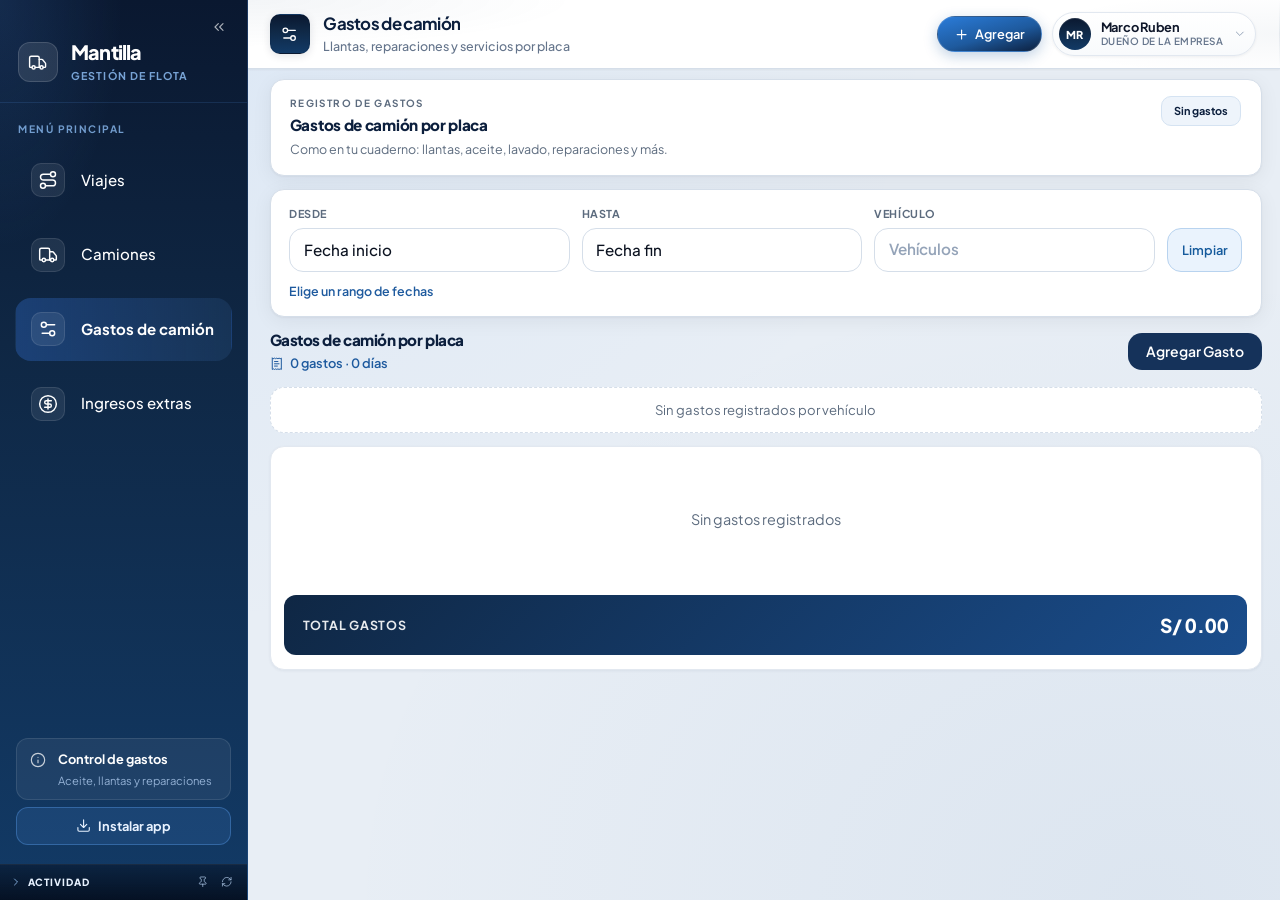
<file: mantenimiento.html>
<!DOCTYPE html>
<html lang="es">
<head>
  <meta charset="UTF-8">
  <meta name="viewport" content="width=device-width, initial-scale=1, maximum-scale=1, user-scalable=no, viewport-fit=cover">
  <meta name="description" content="Gastos de cami&oacute;n por placa &mdash; Mantilla">
  <meta name="theme-color" content="#0c1f3d">
  <meta name="mobile-web-app-capable" content="yes">
  <meta name="apple-mobile-web-app-capable" content="yes">
  <meta name="apple-mobile-web-app-status-bar-style" content="black-translucent">
  <meta name="apple-mobile-web-app-title" content="Mantilla">
  <meta name="application-name" content="Mantilla">
  <title>Mantilla &mdash; Gastos de cami&oacute;n</title>
  <link rel="manifest" href="manifest.json">
  <script src="js/pwa.js?v=14"></script>
  <script src="assets/vendor/lucide.min.js"></script>
  <script src="js/icon-boot.js?v=1"></script>
  <link rel="stylesheet" href="css/base/boot.css?v=3">
  <link rel="preconnect" href="https://fonts.googleapis.com">
  <link rel="preconnect" href="https://fonts.gstatic.com" crossorigin>
  <link href="https://fonts.googleapis.com/css2?family=Plus+Jakarta+Sans:ital,wght@0,400;0,500;0,600;0,700;0,800;1,400&display=swap" rel="stylesheet">
  <link rel="stylesheet" href="css/main.css?v=295">
  <link rel="stylesheet" href="assets/vendor/sweetalert2.min.css">
  <link rel="icon" href="assets/icon-192.png?v=1" type="image/png" sizes="192x192">
  <link rel="icon" href="assets/logo-truck.svg?v=3" type="image/svg+xml">
  <link rel="apple-touch-icon" href="assets/apple-touch-icon.png?v=1" sizes="180x180">
</head>
<body data-page="mantenimiento">
<script>
(function(){try{if(localStorage.getItem('mantilla-sidebar-collapsed')==='1'&&window.innerWidth>=900)document.body.classList.add('sidebar-desktop-collapsed');if(sessionStorage.getItem('mantilla-session'))document.documentElement.classList.add('mantilla-skip-entrance');sessionStorage.setItem('mantilla-session','1');}catch(e){}})();
</script>

  <div class="sidebar-backdrop" id="sidebarBackdrop"></div>

  <aside class="sidebar" id="sidebar">
    <div class="sidebar__glow"></div>
    <div class="sidebar__inner">
      <div class="sidebar__head">
        <button type="button" class="sidebar__collapse-btn" id="sidebarCollapseBtn" aria-label="Contraer men&uacute;" aria-expanded="true" data-tooltip="Contraer men&uacute;">
          <i data-lucide="chevrons-left" class="lucide-icon sidebar__collapse-icon sidebar__collapse-icon--expand" aria-hidden="true"></i>
          <i data-lucide="chevrons-right" class="lucide-icon sidebar__collapse-icon sidebar__collapse-icon--collapse" aria-hidden="true"></i>
        </button>
      </div>

      <div class="sidebar__brand">
        <div class="sidebar__logo" data-tooltip="Mantilla &mdash; Gesti&oacute;n de Flota">
          <i data-lucide="truck" class="lucide-icon lucide-icon--sidebar-brand" aria-hidden="true"></i>
        </div>
        <div class="sidebar__brand-text">
          <span class="sidebar__title">Mantilla</span>
          <span class="sidebar__subtitle">Gesti&oacute;n de Flota</span>
        </div>
        <button class="sidebar__close" id="sidebarClose" type="button" aria-label="Cerrar men&uacute;" data-tooltip="Cerrar men&uacute;">
          <i data-lucide="x" class="lucide-icon" aria-hidden="true"></i>
        </button>
      </div>

      <p class="sidebar__section-label">Men&uacute; principal</p>
      <nav class="sidebar__nav" aria-label="Navegaci&oacute;n principal">
        <a href="viajes.html" class="nav-btn" data-tooltip="Viajes">
          <span class="nav-btn__icon">
            <i data-lucide="route" class="lucide-icon lucide-icon--nav" aria-hidden="true"></i>
          </span>
          <span class="nav-btn__text">Viajes</span>
          <span class="nav-btn__arrow">&rsaquo;</span>
        </a>
        <a href="camiones.html" class="nav-btn" data-tooltip="Camiones">
          <span class="nav-btn__icon">
            <i data-lucide="truck" class="lucide-icon lucide-icon--nav" aria-hidden="true"></i>
          </span>
          <span class="nav-btn__text">Camiones</span>
          <span class="nav-btn__arrow">&rsaquo;</span>
        </a>
        <a href="mantenimiento.html" class="nav-btn nav-btn--active" aria-current="page" data-tooltip="Gastos de cami&oacute;n">
          <span class="nav-btn__icon">
            <i data-lucide="settings-2" class="lucide-icon lucide-icon--nav" aria-hidden="true"></i>
          </span>
          <span class="nav-btn__text">Gastos de cami&oacute;n</span>
          <span class="nav-btn__arrow">&rsaquo;</span>
        </a>
        <a href="ingresos-extras.html" class="nav-btn" data-tooltip="Ingresos extras">
          <span class="nav-btn__icon">
            <i data-lucide="circle-dollar-sign" class="lucide-icon lucide-icon--nav" aria-hidden="true"></i>
          </span>
          <span class="nav-btn__text">Ingresos extras</span>
          <span class="nav-btn__arrow">&rsaquo;</span>
        </a>
      </nav>

      <div class="sidebar__footer">
        <div class="sidebar__footer-card" data-tooltip="Aceite, llantas y reparaciones">
          <i data-lucide="info" class="lucide-icon lucide-icon--footer" aria-hidden="true"></i>
          <div>
            <strong>Control de gastos</strong>
            <span>Aceite, llantas y reparaciones</span>
          </div>
        </div>
      </div>

      <section class="sidebar-activity is-collapsed" id="sidebarActivity" aria-label="Actividad reciente">
        <div class="sidebar-activity__bar">
          <button type="button" class="sidebar-activity__toggle" id="sidebarActivityToggle" aria-expanded="false">
            <i data-lucide="chevron-right" class="lucide-icon sidebar-activity__chev" aria-hidden="true"></i>
            <span class="sidebar-activity__label">Actividad</span>
            <span class="sidebar-activity__badge" id="sidebarActivityBadge" hidden>0</span>
          </button>
          <div class="sidebar-activity__bar-actions">
            <button type="button" class="sidebar-activity__icon-btn" id="sidebarActivityPin" aria-pressed="false" title="Fijar actividad abierta">
              <i data-lucide="pin" class="lucide-icon" aria-hidden="true"></i>
            </button>
            <button type="button" class="sidebar-activity__icon-btn" id="sidebarActivityRefresh" aria-label="Actualizar actividad" title="Actualizar">
              <i data-lucide="refresh-cw" class="lucide-icon" aria-hidden="true"></i>
            </button>
          </div>
          <button type="button" class="sidebar-activity__rail-btn" id="sidebarActivityIconBtn" aria-label="Abrir actividad" title="Actividad" data-tooltip="Actividad">
            <i data-lucide="history" class="lucide-icon" aria-hidden="true"></i>
          </button>
        </div>
        <div class="sidebar-activity__panel" id="sidebarActivityBody">
          <ul class="sidebar-activity__list" id="sidebarActivityList"></ul>
        </div>
      </section>
    </div>
  </aside>

  <div class="main-wrapper main-wrapper--mantenimiento" id="mainWrapper">

    <div class="app-hero app-hero--mantenimiento" id="appHero">
      <header class="topbar">
        <div class="topbar__inner">
          <div class="topbar__start">
            <button class="topbar__menu-btn" id="menuToggle" type="button" aria-label="Abrir men&uacute;" aria-expanded="false">
              <i data-lucide="menu" class="lucide-icon" aria-hidden="true"></i>
            </button>
            <div class="topbar__logo-wrap" aria-hidden="true">
              <span class="app-icon app-icon--light" aria-hidden="true">
                <i data-lucide="truck" class="lucide-icon" aria-hidden="true"></i>
              </span>
            </div>
          </div>

          <div class="topbar__lead">
            <span class="topbar__page-icon" aria-hidden="true">
              <i data-lucide="settings-2" class="lucide-icon" aria-hidden="true"></i>
            </span>
            <div class="topbar__titles">
              <h1 class="topbar__heading topbar__breadcrumb">
                <span class="topbar__brand-label">Mantilla</span>
                <span class="topbar__breadcrumb-sep" aria-hidden="true">/</span>
                <span class="topbar__page-label" id="pageTitle">Gastos de cami&oacute;n</span>
              </h1>
              <p class="topbar__page-sub">Llantas, reparaciones y servicios por placa</p>
            </div>
          </div>

          <div class="topbar__actions">
            <button type="button" class="btn btn--primary btn--sm btn--round topbar__add-btn" id="btnAddMain" aria-label="Agregar gasto">
              <i data-lucide="plus" class="lucide-icon" aria-hidden="true"></i>
              <span class="btn-label">Agregar</span>
            </button>
            <div class="topbar__actions-end">
              <button type="button" class="btn btn--live topbar__live-btn" id="btnLiveViaje">
                <span class="live-dot" aria-hidden="true"></span>
                En vivo
              </button>
              <div class="topbar-profile" id="topbarProfile">
                <button type="button" class="topbar-profile__btn" id="topbarProfileBtn" aria-expanded="false" aria-haspopup="true" aria-controls="topbarProfileMenu">
                  <span class="topbar-profile__avatar" aria-hidden="true">MR</span>
                  <span class="topbar-profile__info">
                    <strong class="topbar-profile__name">Marco Ruben</strong>
                    <span class="topbar-profile__role">Due&ntilde;o de la empresa</span>
                  </span>
                  <i data-lucide="chevron-down" class="lucide-icon topbar-profile__chev" aria-hidden="true"></i>
                </button>
                <div class="topbar-profile__menu topbar-profile__menu--owner" id="topbarProfileMenu" role="dialog" aria-label="Detalle del due&ntilde;o" hidden>
                  <div class="topbar-profile__owner-card">
                    <span class="topbar-profile__avatar topbar-profile__avatar--lg" aria-hidden="true">MR</span>
                    <div class="topbar-profile__menu-meta">
                      <strong>Marco Ruben</strong>
                      <span class="topbar-profile__owner-badge">Due&ntilde;o de la empresa</span>
                    </div>
                  </div>
                  <div class="topbar-profile__owner-details">
                    <p><span>Cargo</span><strong>Due&ntilde;o de la empresa</strong></p>
                    <p><span>Empresa</span><strong>Mantilla</strong></p>
                    <p><span>Rol</span><strong>Administrador principal</strong></p>
                    <p class="topbar-profile__version">Mantilla v1.1</p>
                  </div>
                </div>
              </div>
            </div>
          </div>
        </div>
      </header>
    </div>

    <main class="app-content">
      <section class="panel panel--active" id="panelMantenimiento" aria-label="Gastos de cami&oacute;n">

        <section class="maint-welcome" id="maintWelcome">
          <div class="maint-welcome__content">
            <span class="maint-welcome__eyebrow">Registro de gastos</span>
            <h2 class="maint-welcome__title">Gastos de cami&oacute;n por placa</h2>
            <p class="maint-welcome__text">Como en tu cuaderno: llantas, aceite, lavado, reparaciones y m&aacute;s.</p>
          </div>
          <span class="maint-welcome__badge" id="maintWelcomeCount" aria-live="polite"></span>
        </section>

        <div class="maint-filters" id="maintFiltersBar" aria-label="Filtros de gastos">
          <div class="maint-filters__row">
            <div class="maint-filters__field">
              <label for="maintFilterDesdePicker">Desde</label>
              <input type="hidden" id="maintFilterDesde">
              <div id="maintFilterDesdePicker"></div>
            </div>
            <div class="maint-filters__field">
              <label for="maintFilterHastaPicker">Hasta</label>
              <input type="hidden" id="maintFilterHasta">
              <div id="maintFilterHastaPicker"></div>
            </div>
            <div class="maint-filters__field maint-filters__field--placa">
              <label for="maintFilterPlacaPicker">Veh&iacute;culo</label>
              <input type="hidden" id="maintFilterPlaca" value="">
              <div id="maintFilterPlacaPicker" class="maint-filter-placa-picker-mount"></div>
            </div>
            <button type="button" class="btn btn--ghost btn--sm maint-filters__clear" id="maintBtnClearFilters">Limpiar</button>
          </div>
          <p class="maint-filters__hint" id="maintFilterHint" aria-live="polite"></p>
        </div>

        <div class="panel__header panel__header--actions">
          <div class="panel__title-group">
            <h2>Gastos de cami&oacute;n por placa</h2>
            <span class="panel__count" id="maintCount">
              <i data-lucide="receipt-text" class="lucide-icon lucide-icon--count" aria-hidden="true"></i>
              <span class="panel__count__text">0 gastos</span>
            </span>
          </div>
          <button type="button" class="btn btn--secondary" id="btnAddMantenimiento">Agregar Gasto</button>
        </div>

        <div class="maint-summary" id="maintSummary"></div>

        <div class="maint-history-block" id="maintHistoryBlock">
          <div class="maint-history" id="maintHistory" aria-label="Historial por veh&iacute;culo"></div>
          <div class="maint-grand-total">
            <span class="maint-grand-total__label">Total gastos</span>
            <strong class="maint-grand-total__value" id="maintTotalMonto">&mdash;</strong>
          </div>
        </div>

        <div class="cards-grid maint-mobile-list" id="maintCards"></div>
        <div class="pagination pagination--maint" id="maintPagination" hidden aria-label="Paginaci&oacute;n de gastos"></div>
      </section>
    </main>
  </div>

  <button type="button" class="mobile-fab" id="fabAdd" aria-label="Agregar gasto">
    <i data-lucide="plus" class="lucide-icon" aria-hidden="true"></i>
  </button>

  <nav class="bottom-nav" id="bottomNav" aria-label="Navegaci&oacute;n inferior">
    <a href="viajes.html" class="bottom-nav__tab">
      <i data-lucide="route" class="lucide-icon lucide-icon--bottom-nav" aria-hidden="true"></i>
      <span>Viajes</span>
    </a>
    <a href="camiones.html" class="bottom-nav__tab">
      <i data-lucide="truck" class="lucide-icon lucide-icon--bottom-nav" aria-hidden="true"></i>
      <span>Camiones</span>
    </a>
    <a href="mantenimiento.html" class="bottom-nav__tab bottom-nav__tab--active" aria-current="page">
      <i data-lucide="settings-2" class="lucide-icon lucide-icon--bottom-nav" aria-hidden="true"></i>
      <span>Gastos</span>
    </a>
    <a href="ingresos-extras.html" class="bottom-nav__tab">
      <i data-lucide="circle-dollar-sign" class="lucide-icon lucide-icon--bottom-nav" aria-hidden="true"></i>
      <span>Ingresos</span>
    </a>
  </nav>

  <div class="modal-overlay modal-overlay--sheet" id="modalMantenimiento" role="dialog" aria-modal="true" aria-labelledby="modalMaintTitle">
    <div class="modal modal--form modal--maint">
      <div class="modal__header modal__header--form">
        <div class="modal__header-brand">
          <span class="modal__header-icon" aria-hidden="true">
            <i data-lucide="wrench" class="lucide-icon" aria-hidden="true"></i>
          </span>
          <div class="modal__header-text">
            <span class="modal__eyebrow" id="modalMaintEyebrow">Gastos de cami&oacute;n</span>
            <h3 id="modalMaintTitle">Nuevo gasto</h3>
          </div>
        </div>
        <button class="modal__close" data-close="modalMantenimiento" type="button" aria-label="Cerrar">
          <i data-lucide="x" class="lucide-icon" aria-hidden="true"></i>
        </button>
      </div>
      <form id="formMantenimiento" class="modal__body modal__body--form modal__body--maint" novalidate>
        <input type="hidden" id="maintId">
        <div class="maint-form-meta">
          <div class="form-group form-group--placa-picker">
            <label for="maintPlacaPicker">Veh&iacute;culo *</label>
            <input type="hidden" id="maintPlaca" required>
            <div id="maintPlacaPicker" class="maint-placa-picker-mount"></div>
          </div>
          <div class="maint-form-meta__row">
            <div class="form-group">
              <label for="maintFechaPicker">Fecha *</label>
              <input type="hidden" id="maintFecha" required>
              <div id="maintFechaPicker"></div>
            </div>
            <div class="form-group">
              <label for="maintHoraPicker">Hora</label>
              <input type="hidden" id="maintHora">
              <div id="maintHoraPicker"></div>
            </div>
          </div>
        </div>

        <section class="maint-items-board" aria-label="Productos y servicios">
          <div class="maint-items-toolbar">
            <div class="maint-items-toolbar__lead">
              <span class="maint-items-toolbar__label">Productos / servicios</span>
              <span class="maint-items-count" id="maintItemCount" aria-live="polite">0</span>
            </div>
            <button type="button" class="maint-add-item-btn" id="btnAddMaintItem">
              <i data-lucide="plus" class="lucide-icon maint-add-item-btn__icon" aria-hidden="true"></i>
              <span>Agregar</span>
            </button>
          </div>

          <div class="maint-items-head" aria-hidden="true">
            <span class="maint-items-head__num"></span>
            <span class="maint-items-head__un">Un.</span>
            <span class="maint-items-head__desc">Descripci&oacute;n</span>
            <span class="maint-items-head__cost">Costo (S/)</span>
            <span class="maint-items-head__total">Total</span>
            <span class="maint-items-head__rm"></span>
          </div>

          <div class="maint-items-list" id="maintItemsList" role="list"></div>

          <div class="maint-items-grand" aria-live="polite">
            <span class="maint-items-grand__lbl">Total general</span>
            <strong class="maint-items-grand__val" id="maintGrandTotal">S/ 0.00</strong>
          </div>
        </section>

        <div class="modal__footer modal__footer--form">
          <button type="button" class="btn btn--ghost" data-close="modalMantenimiento">Cancelar</button>
          <button type="submit" class="btn btn--primary" id="btnSaveMantenimiento">Guardar gastos</button>
        </div>
      </form>
    </div>
  </div>

  <div class="modal-overlay modal-overlay--confirm" id="modalConfirm" role="alertdialog" aria-modal="true" aria-labelledby="confirmTitle" aria-describedby="confirmMessage">
    <div class="modal modal--sm modal--confirm">
      <div class="modal__header modal__header--compact">
        <h3 id="confirmTitle">Confirmar acci&oacute;n</h3>
      </div>
      <div class="modal__body modal__body--confirm">
        <p id="confirmMessage"></p>
      </div>
      <div class="modal__footer modal__footer--confirm">
        <button type="button" class="btn btn--ghost" id="confirmCancel">Cancelar</button>
        <button type="button" class="btn btn--secondary" id="confirmOk">Confirmar</button>
      </div>
    </div>
  </div>

  <div class="dp-backdrop" id="dpBackdrop" hidden></div>
  <div id="dpPortal"></div>

  <datalist id="dlPlacas"></datalist>
  <datalist id="dlChoferes"></datalist>
  <datalist id="dlClientes"></datalist>
  <datalist id="dlProductos"></datalist>

  <script src="js/config/api-config.js?v=3"></script>
  <script src="js/core.js?v=4"></script>
  <script src="js/config/constants.js?v=12"></script>
  <script src="js/core/utils.js?v=13"></script>
  <script src="js/services/sync.js?v=23"></script>
  <script src="js/services/drafts.js?v=5"></script>
  <script src="js/services/activity.js?v=2"></script>
  <script src="js/core/placas.js?v=5"></script>
  <script src="js/components/pickers.js?v=17"></script>
  <script src="js/core/calculations.js?v=25"></script>
  <script src="js/services/render.js?v=23"></script>
  <script src="js/components/modals.js?v=23"></script>
  <script src="js/pages/camiones.js?v=25"></script>
  <script src="js/pages/mantenimiento.js?v=27"></script>
  <script src="js/pages/ingresos-extras.js?v=4"></script>
  <script src="js/pages/viajes.js?v=96"></script>
  <script>renderLucideIconsNow();</script>
  <script src="assets/vendor/sweetalert2.all.min.js"></script>
  <script src="js/components/alerts.js?v=10"></script>
  <script src="js/components/shell.js?v=10"></script>
  <script src="js/components/nav.js?v=26"></script>
  <script src="js/offline.js?v=3"></script>
  <script src="js/app.js?v=39"></script>
  <script src="js/components/welcome.js?v=3"></script>
</body>
</html>
</file>
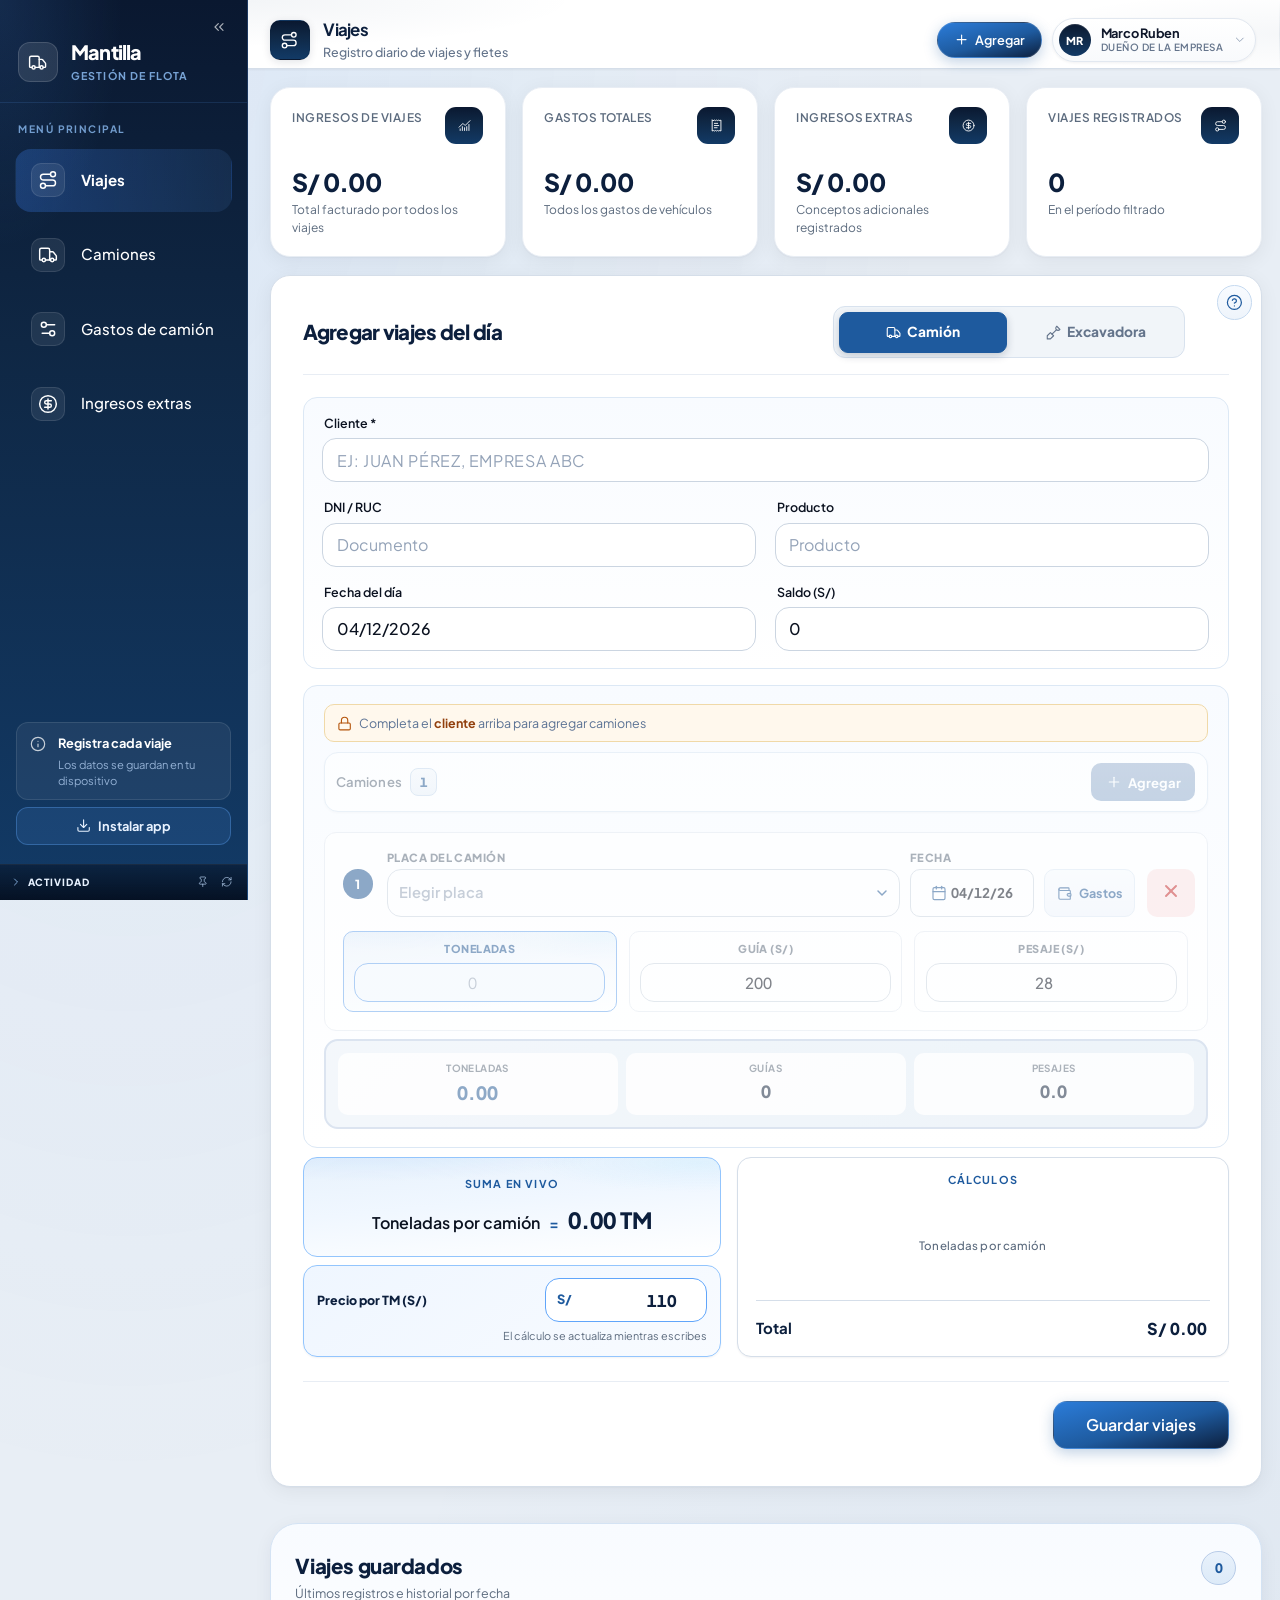
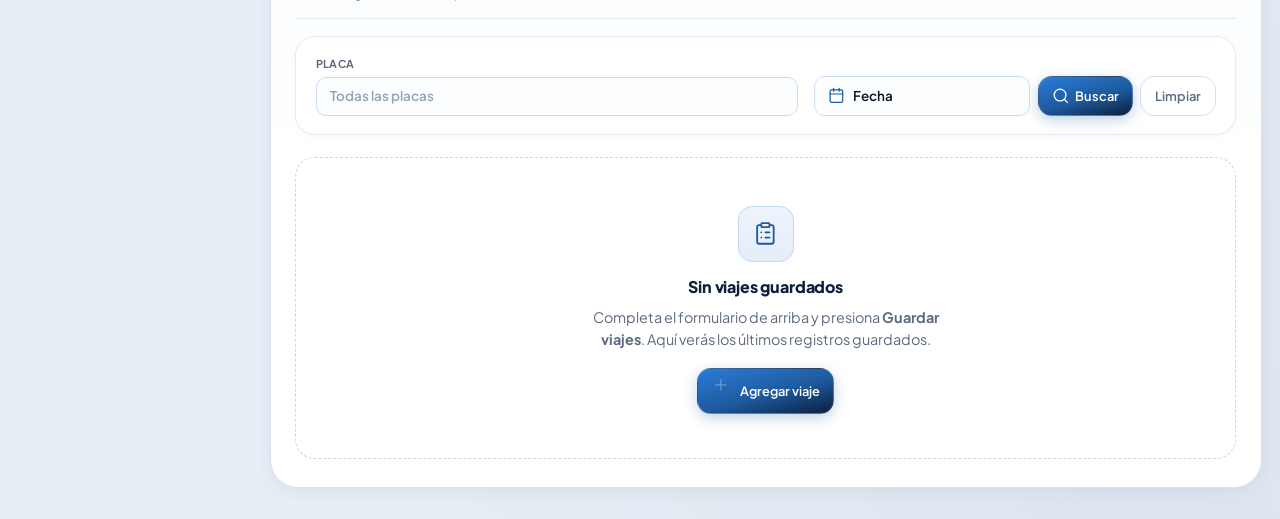
<file: viajes.html>
<!DOCTYPE html>
<html lang="es">
<head>
  <meta charset="UTF-8">
  <meta name="viewport" content="width=device-width, initial-scale=1, maximum-scale=1, user-scalable=no, viewport-fit=cover">
  <meta name="description" content="Registro y gesti&oacute;n de viajes de flota &mdash; Mantilla">
  <meta name="theme-color" content="#0c1f3d">
  <meta name="mobile-web-app-capable" content="yes">
  <meta name="apple-mobile-web-app-capable" content="yes">
  <meta name="apple-mobile-web-app-status-bar-style" content="black-translucent">
  <meta name="apple-mobile-web-app-title" content="Mantilla">
  <meta name="application-name" content="Mantilla">
  <title>Mantilla &mdash; Viajes</title>
  <link rel="manifest" href="manifest.json">
  <script src="js/pwa.js?v=14"></script>
  <script src="assets/vendor/lucide.min.js"></script>
  <script src="js/icon-boot.js?v=1"></script>
  <link rel="stylesheet" href="css/base/boot.css?v=3">
  <link rel="preconnect" href="https://fonts.googleapis.com">
  <link rel="preconnect" href="https://fonts.gstatic.com" crossorigin>
  <link href="https://fonts.googleapis.com/css2?family=Plus+Jakarta+Sans:ital,wght@0,400;0,500;0,600;0,700;0,800;1,400&display=swap" rel="stylesheet">
  <link rel="stylesheet" href="css/main.css?v=295">
  <link rel="stylesheet" href="assets/vendor/sweetalert2.min.css">
  <link rel="icon" href="assets/icon-192.png?v=1" type="image/png" sizes="192x192">
  <link rel="icon" href="assets/logo-truck.svg?v=3" type="image/svg+xml">
  <link rel="apple-touch-icon" href="assets/apple-touch-icon.png?v=1" sizes="180x180">
</head>
<body data-page="viajes">
<script>
(function(){try{if(localStorage.getItem('mantilla-sidebar-collapsed')==='1'&&window.innerWidth>=900)document.body.classList.add('sidebar-desktop-collapsed');if(sessionStorage.getItem('mantilla-session'))document.documentElement.classList.add('mantilla-skip-entrance');sessionStorage.setItem('mantilla-session','1');}catch(e){}})();
</script>

  <div class="sidebar-backdrop" id="sidebarBackdrop"></div>

  <aside class="sidebar" id="sidebar">
    <div class="sidebar__glow"></div>
    <div class="sidebar__inner">
      <div class="sidebar__head">
        <button type="button" class="sidebar__collapse-btn" id="sidebarCollapseBtn" aria-label="Contraer men&uacute;" aria-expanded="true" data-tooltip="Contraer men&uacute;">
          <i data-lucide="chevrons-left" class="lucide-icon sidebar__collapse-icon sidebar__collapse-icon--expand" aria-hidden="true"></i>
          <i data-lucide="chevrons-right" class="lucide-icon sidebar__collapse-icon sidebar__collapse-icon--collapse" aria-hidden="true"></i>
        </button>
      </div>

      <div class="sidebar__brand">
        <div class="sidebar__logo" data-tooltip="Mantilla &mdash; Gesti&oacute;n de Flota">
          <i data-lucide="truck" class="lucide-icon lucide-icon--sidebar-brand" aria-hidden="true"></i>
        </div>
        <div class="sidebar__brand-text">
          <span class="sidebar__title">Mantilla</span>
          <span class="sidebar__subtitle">Gesti&oacute;n de Flota</span>
        </div>
        <button class="sidebar__close" id="sidebarClose" type="button" aria-label="Cerrar men&uacute;" data-tooltip="Cerrar men&uacute;">
          <i data-lucide="x" class="lucide-icon" aria-hidden="true"></i>
        </button>
      </div>

      <p class="sidebar__section-label">Men&uacute; principal</p>
      <nav class="sidebar__nav" aria-label="Navegaci&oacute;n principal">
        <a href="viajes.html" class="nav-btn nav-btn--active" aria-current="page" data-tooltip="Viajes">
          <span class="nav-btn__icon">
            <i data-lucide="route" class="lucide-icon lucide-icon--nav" aria-hidden="true"></i>
          </span>
          <span class="nav-btn__text">Viajes</span>
          <span class="nav-btn__arrow">&rsaquo;</span>
        </a>
        <a href="camiones.html" class="nav-btn" data-tooltip="Camiones">
          <span class="nav-btn__icon">
            <i data-lucide="truck" class="lucide-icon lucide-icon--nav" aria-hidden="true"></i>
          </span>
          <span class="nav-btn__text">Camiones</span>
          <span class="nav-btn__arrow">&rsaquo;</span>
        </a>
        <a href="mantenimiento.html" class="nav-btn" data-tooltip="Gastos de cami&oacute;n">
          <span class="nav-btn__icon">
            <i data-lucide="settings-2" class="lucide-icon lucide-icon--nav" aria-hidden="true"></i>
          </span>
          <span class="nav-btn__text">Gastos de cami&oacute;n</span>
          <span class="nav-btn__arrow">&rsaquo;</span>
        </a>
        <a href="ingresos-extras.html" class="nav-btn" data-tooltip="Ingresos extras">
          <span class="nav-btn__icon">
            <i data-lucide="circle-dollar-sign" class="lucide-icon lucide-icon--nav" aria-hidden="true"></i>
          </span>
          <span class="nav-btn__text">Ingresos extras</span>
          <span class="nav-btn__arrow">&rsaquo;</span>
        </a>
      </nav>

      <div class="sidebar__footer">
        <div class="sidebar__footer-card" data-tooltip="Los datos se guardan en tu dispositivo">
          <i data-lucide="info" class="lucide-icon lucide-icon--footer" aria-hidden="true"></i>
          <div>
            <strong>Registra cada viaje</strong>
            <span>Los datos se guardan en tu dispositivo</span>
          </div>
        </div>
      </div>

      <section class="sidebar-activity is-collapsed" id="sidebarActivity" aria-label="Actividad reciente">
        <div class="sidebar-activity__bar">
          <button type="button" class="sidebar-activity__toggle" id="sidebarActivityToggle" aria-expanded="false">
            <i data-lucide="chevron-right" class="lucide-icon sidebar-activity__chev" aria-hidden="true"></i>
            <span class="sidebar-activity__label">Actividad</span>
            <span class="sidebar-activity__badge" id="sidebarActivityBadge" hidden>0</span>
          </button>
          <div class="sidebar-activity__bar-actions">
            <button type="button" class="sidebar-activity__icon-btn" id="sidebarActivityPin" aria-pressed="false" title="Fijar actividad abierta">
              <i data-lucide="pin" class="lucide-icon" aria-hidden="true"></i>
            </button>
            <button type="button" class="sidebar-activity__icon-btn" id="sidebarActivityRefresh" aria-label="Actualizar actividad" title="Actualizar">
              <i data-lucide="refresh-cw" class="lucide-icon" aria-hidden="true"></i>
            </button>
          </div>
          <button type="button" class="sidebar-activity__rail-btn" id="sidebarActivityIconBtn" aria-label="Abrir actividad" title="Actividad" data-tooltip="Actividad">
            <i data-lucide="history" class="lucide-icon" aria-hidden="true"></i>
          </button>
        </div>
        <div class="sidebar-activity__panel" id="sidebarActivityBody">
          <ul class="sidebar-activity__list" id="sidebarActivityList"></ul>
        </div>
      </section>
    </div>
  </aside>

  <div class="main-wrapper main-wrapper--viajes" id="mainWrapper">

    <div class="app-hero app-hero--viajes" id="appHero">
      <header class="topbar">
        <div class="topbar__inner">
          <div class="topbar__start">
            <button class="topbar__menu-btn" id="menuToggle" type="button" aria-label="Abrir men&uacute;" aria-expanded="false">
              <i data-lucide="menu" class="lucide-icon" aria-hidden="true"></i>
            </button>
            <div class="topbar__logo-wrap" aria-hidden="true">
              <span class="app-icon app-icon--light" aria-hidden="true">
                <i data-lucide="truck" class="lucide-icon" aria-hidden="true"></i>
              </span>
            </div>
          </div>

          <div class="topbar__lead">
            <span class="topbar__page-icon" aria-hidden="true">
              <i data-lucide="route" class="lucide-icon" aria-hidden="true"></i>
            </span>
            <div class="topbar__titles">
              <h1 class="topbar__heading topbar__breadcrumb">
                <span class="topbar__brand-label">Mantilla</span>
                <span class="topbar__breadcrumb-sep" aria-hidden="true">/</span>
                <span class="topbar__page-label" id="pageTitle">Viajes</span>
              </h1>
              <p class="topbar__page-sub">Registro diario de viajes y fletes</p>
            </div>
          </div>

          <div class="topbar__actions">
            <button type="button" class="btn btn--primary btn--sm btn--round topbar__add-btn" id="btnAddMain" aria-label="Agregar viaje">
              <i data-lucide="plus" class="lucide-icon" aria-hidden="true"></i>
              <span class="btn-label">Agregar</span>
            </button>
            <div class="topbar__actions-end">
              <button type="button" class="btn btn--live topbar__live-btn" id="btnLiveViaje">
                <span class="live-dot" aria-hidden="true"></span>
                En vivo
              </button>
              <div class="topbar-profile" id="topbarProfile">
                <button type="button" class="topbar-profile__btn" id="topbarProfileBtn" aria-expanded="false" aria-haspopup="true" aria-controls="topbarProfileMenu">
                  <span class="topbar-profile__avatar" aria-hidden="true">MR</span>
                  <span class="topbar-profile__info">
                    <strong class="topbar-profile__name">Marco Ruben</strong>
                    <span class="topbar-profile__role">Due&ntilde;o de la empresa</span>
                  </span>
                  <i data-lucide="chevron-down" class="lucide-icon topbar-profile__chev" aria-hidden="true"></i>
                </button>
                <div class="topbar-profile__menu topbar-profile__menu--owner" id="topbarProfileMenu" role="dialog" aria-label="Detalle del due&ntilde;o" hidden>
                  <div class="topbar-profile__owner-card">
                    <span class="topbar-profile__avatar topbar-profile__avatar--lg" aria-hidden="true">MR</span>
                    <div class="topbar-profile__menu-meta">
                      <strong>Marco Ruben</strong>
                      <span class="topbar-profile__owner-badge">Due&ntilde;o de la empresa</span>
                    </div>
                  </div>
                  <div class="topbar-profile__owner-details">
                    <p><span>Cargo</span><strong>Due&ntilde;o de la empresa</strong></p>
                    <p><span>Empresa</span><strong>Mantilla</strong></p>
                    <p><span>Rol</span><strong>Administrador principal</strong></p>
                    <p class="topbar-profile__version">Mantilla v1.1</p>
                  </div>
                </div>
              </div>
            </div>
          </div>
        </div>
      </header>

      <div class="kpi-scroll" id="kpiScroll">
        <section class="kpi-grid" id="kpiGrid" aria-label="Resumen de viajes">
          <div class="kpi-card kpi-card--slide" style="--delay:0.05s">
            <div class="kpi-card__head">
              <span class="kpi-card__label">Ingresos de viajes</span>
              <button type="button" class="app-icon app-icon--kpi kpi-info-btn" data-kpi-info="utilidad" aria-label="Explicar ingresos de viajes" title="&iquest;C&oacute;mo se calcula?">
                <i data-lucide="chart-no-axes-combined" class="lucide-icon lucide-icon--kpi" aria-hidden="true"></i>
              </button>
            </div>
            <span class="kpi-card__value" id="kpiUtilidad">S/ 0.00</span>
            <span class="kpi-card__hint">Total facturado por todos los viajes</span>
          </div>
          <div class="kpi-card kpi-card--slide" style="--delay:0.12s">
            <div class="kpi-card__head">
              <span class="kpi-card__label">Gastos totales</span>
              <button type="button" class="app-icon app-icon--kpi kpi-info-btn" data-kpi-info="gastos" aria-label="Explicar gastos totales" title="&iquest;Qu&eacute; incluye?">
                <i data-lucide="receipt-text" class="lucide-icon lucide-icon--kpi" aria-hidden="true"></i>
              </button>
            </div>
            <span class="kpi-card__value" id="kpiGastos">S/ 0.00</span>
            <span class="kpi-card__hint">Todos los gastos de veh&iacute;culos</span>
          </div>
          <div class="kpi-card kpi-card--slide" style="--delay:0.19s">
            <div class="kpi-card__head">
              <span class="kpi-card__label">Ingresos extras</span>
              <button type="button" class="app-icon app-icon--kpi kpi-info-btn" data-kpi-info="ingresos" aria-label="Explicar ingresos extras" title="&iquest;Qu&eacute; incluye?">
                <i data-lucide="circle-dollar-sign" class="lucide-icon lucide-icon--kpi" aria-hidden="true"></i>
              </button>
            </div>
            <span class="kpi-card__value" id="kpiIngresosExtras">S/ 0.00</span>
            <span class="kpi-card__hint">Conceptos adicionales registrados</span>
          </div>
          <div class="kpi-card kpi-card--slide" style="--delay:0.26s">
            <div class="kpi-card__head">
              <span class="kpi-card__label">Viajes registrados</span>
              <button type="button" class="app-icon app-icon--kpi kpi-info-btn" data-kpi-info="viajes" aria-label="Explicar viajes registrados" title="&iquest;Qu&eacute; se cuenta?">
                <i data-lucide="route" class="lucide-icon lucide-icon--kpi" aria-hidden="true"></i>
              </button>
            </div>
            <span class="kpi-card__value" id="kpiViajes">0</span>
            <span class="kpi-card__hint">En el per&iacute;odo filtrado</span>
          </div>
        </section>
      </div>
    </div>

    <main class="app-content">
      <section class="panel panel--active" id="panelOperaciones" aria-label="Viajes">

        <div id="viajeFormSlot">
        <div class="viaje-form-card" id="viajeFormSection">
          <button type="button" class="viaje-form-help" id="btnViajeTutorial" aria-label="Ver tutorial de viajes" title="C&oacute;mo registrar un viaje">
            <i data-lucide="circle-help" class="lucide-icon lucide-icon--sm" aria-hidden="true"></i>
          </button>
          <div class="viaje-form-card__head">
            <h2 id="viajeFormTitle">Agregar viajes del d&iacute;a</h2>
            <div class="viaje-tipo-toggle" id="viajeTipoToggle" role="group" aria-label="Tipo de viaje">
              <input type="hidden" id="campTipo" value="camion">
              <button type="button" class="viaje-tipo-btn viaje-tipo-btn--active" data-tipo="camion" aria-pressed="true">
                <i data-lucide="truck" class="lucide-icon lucide-icon--sm" aria-hidden="true"></i>
                <span>Cami&oacute;n</span>
              </button>
              <button type="button" class="viaje-tipo-btn" data-tipo="excavadora" aria-pressed="false">
                <i data-lucide="shovel" class="lucide-icon lucide-icon--sm" aria-hidden="true"></i>
                <span>Excavadora</span>
              </button>
            </div>
          </div>
          <form id="formCampamento" class="viaje-form-card__body" novalidate>
            <input type="hidden" id="campId">

            <section class="viaje-section viaje-section--datos" aria-label="Datos del d&iacute;a">
              <div class="camp-form-top" id="campFormTop">
                <div class="form-group form-group--full camp-form-nombre">
                  <label for="campNombre" id="campNombreLabel">Cliente *</label>
                  <input type="text" id="campNombre" class="field-input field-input--title" required placeholder="Ej: Juan P&eacute;rez, Empresa ABC" autocomplete="off">
                </div>
                <div class="camp-form-secondary" id="campFormDetalles">
                  <div class="form-group camp-form-doc">
                    <label for="campDniRuc">DNI / RUC</label>
                    <input type="text" id="campDniRuc" class="field-input" placeholder="Documento" autocomplete="off" inputmode="numeric">
                  </div>
                  <div class="form-group camp-form-producto" id="campProductoGroup">
                    <label for="campProducto" id="campProductoLabel">Producto</label>
                    <input type="text" id="campProducto" class="field-input" placeholder="Producto" autocomplete="off">
                  </div>
                </div>
                <div class="camp-form-meta">
                  <div class="form-group camp-form-fecha">
                    <label for="campFechaPicker">Fecha del d&iacute;a</label>
                    <input type="hidden" id="campFecha" required>
                    <div id="campFechaPicker"></div>
                  </div>
                  <div class="form-group camp-form-saldo">
                    <label for="campSaldoAnterior">Saldo (S/)</label>
                    <input type="number" id="campSaldoAnterior" class="field-input" step="0.01" min="0" value="0" placeholder="0.00">
                  </div>
                </div>
              </div>
            </section>

            <section class="viaje-section viaje-section--camiones" id="viajeSectionCamiones" aria-label="Camiones">
              <div class="camp-viajes-section camp-viajes-section--locked" id="campViajesSection">
                <p class="camp-viajes-section__hint" id="campViajesLockHint">
                  <i data-lucide="lock" class="lucide-icon lucide-icon--sm" aria-hidden="true"></i>
                  <span class="camp-viajes-section__hint-copy">
                    <span class="camp-viajes-section__hint-long" id="campViajesLockHintLong">Completa el <strong>cliente</strong> arriba para agregar camiones</span>
                    <span class="camp-viajes-section__hint-short" id="campViajesLockHintShort">Completa el <strong>cliente</strong> para desbloquear</span>
                  </span>
                </p>

                <div class="camp-row-toolbar">
                  <div class="camp-row-toolbar__leading">
                    <span class="camp-row-toolbar__label" id="campRowToolbarLabel">Camiones</span>
                    <span class="camp-row-count" id="campRowCount" aria-live="polite" aria-label="0 camiones">0</span>
                  </div>
                  <button type="button" class="camp-add-btn" id="btnAddCampFila" disabled>
                    <i data-lucide="plus" class="lucide-icon camp-add-btn__icon" aria-hidden="true"></i>
                    <span class="camp-add-btn__text">Agregar</span>
                  </button>
                </div>

                <div class="camp-viajes-board" id="campViajesBoard">
                  <div class="camp-viajes-list" id="campViajesList" role="list"></div>
                  <div class="camp-viajes-totals" aria-live="polite">
                    <div class="camp-viajes-totals__item camp-viajes-totals__item--tm" id="campTotalQtyItem">
                      <span class="camp-viajes-totals__label">
                        <span id="campTotalQtyLabel">Toneladas</span>
                      </span>
                      <strong id="campTotalToneladas">0.00</strong>
                    </div>
                    <div class="camp-viajes-totals__item camp-viajes-totals__item--camion" id="campTotalGuiaItem">
                      <span class="camp-viajes-totals__label">
                        Gu&iacute;as
                      </span>
                      <strong id="campTotalGuia">0</strong>
                    </div>
                    <div class="camp-viajes-totals__item camp-viajes-totals__item--camion" id="campTotalPesajeItem">
                      <span class="camp-viajes-totals__label">
                        Pesajes
                      </span>
                      <strong id="campTotalPesaje">0.0</strong>
                    </div>
                  </div>
                </div>
              </div>
            </section>

            <section class="viaje-section viaje-section--resumen" aria-label="Resumen en vivo">
              <div class="camp-summary-left">
                <div class="camp-sum-live" id="campSumLive" aria-live="polite">
                  <span class="camp-sum-live__label">Suma en vivo</span>
                  <div class="camp-sum-live__row">
                    <span class="camp-sum-live__parts" id="campSumParts">Toneladas por cami&oacute;n</span>
                    <span class="camp-sum-live__eq">=</span>
                    <strong class="camp-sum-live__total" id="campSumTotal">0.00 TM</strong>
                  </div>
                </div>
                <div class="camp-tarifa-live" id="campTarifaGroup">
                  <label for="campTarifa">Precio por TM (S/)</label>
                  <div class="camp-tarifa-live__input-wrap">
                    <span class="camp-tarifa-live__currency" aria-hidden="true">S/</span>
                    <input type="number" id="campTarifa" class="field-input camp-tarifa-live__input" value="110" min="0" step="0.01" inputmode="decimal" autocomplete="off">
                  </div>
                  <small>El c&aacute;lculo se actualiza mientras escribes</small>
                </div>
              </div>

              <div class="campamento-calc campamento-calc--live" id="campCalcPreview">
                <p class="campamento-calc__title">C&aacute;lculos</p>
                <div class="campamento-calc__lines campamento-calc__lines--center" id="campCalcLines">
                  <p class="campamento-calc__placeholder">Toneladas por cami&oacute;n</p>
                </div>
                <p class="campamento-calc__saldo-line" id="campCalcSaldoLine" hidden>+ Saldo Anterior = <span id="campCalcSaldoTxt">S/ 0.00</span></p>
                <div class="campamento-calc__grand">
                  <span id="campGrandTotalLabel">Total</span>
                  <strong id="campGrandTotal">S/ 0.00</strong>
                </div>
              </div>
            </section>

            <div class="viaje-form-card__footer">
              <button type="button" class="btn btn--ghost" id="btnCancelViaje" hidden>Cancelar edici&oacute;n</button>
              <button type="submit" class="btn btn--primary">Guardar viajes</button>
            </div>
          </form>
        </div>
        </div>

        <section class="camp-list-panel" aria-label="Viajes guardados">
          <header class="camp-list-panel__head">
            <div class="camp-list-panel__title-group">
              <h2 class="camp-list-panel__title">Viajes guardados</h2>
              <p class="camp-list-panel__sub">&Uacute;ltimos registros e historial por fecha</p>
            </div>
            <span class="camp-list-panel__count" id="campListCount" aria-live="polite">0</span>
          </header>

          <div class="camp-list-controls">
            <div class="camp-list-toolbar camp-list-toolbar--simple">
              <div class="camp-list-placa-wrap">
                <label class="camp-list-placa-label" for="campListPlacaPicker">Placa</label>
                <input type="hidden" id="campListPlaca" value="">
                <div id="campListPlacaPicker" class="camp-list-placa-picker-mount"></div>
              </div>
              <div class="camp-list-fecha-bar">
                <input type="hidden" id="campListFecha" value="">
                <div id="campListFechaPicker" class="camp-list-fecha-picker-mount"></div>
                <button type="button" class="btn btn--primary btn--sm camp-list-fecha-btn" id="campListFechaBuscar" title="Buscar historial">
                  <i data-lucide="search" class="lucide-icon lucide-icon--sm" aria-hidden="true"></i>
                  <span>Buscar</span>
                </button>
                <button type="button" class="btn btn--ghost btn--sm camp-list-clear" id="campListClear" hidden>Limpiar</button>
              </div>
            </div>
          </div>

          <div class="camp-historial-results" id="campHistorialResults" hidden></div>
          <div class="campamento-list" id="campamentoList"></div>
          <div class="pagination pagination--camp-list" id="campListPagination" hidden></div>
        </section>
      </section>
    </main>
  </div>

  <nav class="bottom-nav" id="bottomNav" aria-label="Navegaci&oacute;n inferior">
    <a href="viajes.html" class="bottom-nav__tab bottom-nav__tab--active" aria-current="page">
      <i data-lucide="route" class="lucide-icon lucide-icon--bottom-nav" aria-hidden="true"></i>
      <span>Viajes</span>
    </a>
    <a href="camiones.html" class="bottom-nav__tab">
      <i data-lucide="truck" class="lucide-icon lucide-icon--bottom-nav" aria-hidden="true"></i>
      <span>Camiones</span>
    </a>
    <a href="mantenimiento.html" class="bottom-nav__tab">
      <i data-lucide="settings-2" class="lucide-icon lucide-icon--bottom-nav" aria-hidden="true"></i>
      <span>Gastos</span>
    </a>
    <a href="ingresos-extras.html" class="bottom-nav__tab">
      <i data-lucide="circle-dollar-sign" class="lucide-icon lucide-icon--bottom-nav" aria-hidden="true"></i>
      <span>Ingresos</span>
    </a>
  </nav>

  <div class="modal-overlay modal-overlay--sheet" id="modalViaje" role="dialog" aria-modal="true" aria-labelledby="modalViajeTitle">
    <div class="modal modal--campamento modal--viaje">
      <div class="modal__header modal__header--form">
        <div class="modal__header-brand">
          <span class="modal__header-icon" aria-hidden="true">
            <i data-lucide="square-pen" class="lucide-icon" aria-hidden="true"></i>
          </span>
          <div class="modal__header-text">
            <span class="modal__eyebrow">Editar viaje</span>
            <h3 id="modalViajeTitle">Viaje</h3>
          </div>
        </div>
        <button class="modal__close" data-close="modalViaje" type="button" aria-label="Cerrar">
          <i data-lucide="x" class="lucide-icon" aria-hidden="true"></i>
        </button>
      </div>
      <div class="modal__body modal__body--viaje" id="modalViajeBody"></div>
    </div>
  </div>

  <div class="modal-overlay modal-overlay--sheet" id="modalCamion" role="dialog" aria-modal="true" aria-labelledby="modalCamionTitle">
    <div class="modal modal--sm modal--form">
      <div class="modal__header modal__header--form">
        <div class="modal__header-brand">
          <span class="modal__header-icon" aria-hidden="true">
            <i data-lucide="truck" class="lucide-icon" aria-hidden="true"></i>
          </span>
          <div class="modal__header-text">
            <span class="modal__eyebrow" id="modalCamionEyebrow">Nuevo veh&iacute;culo</span>
            <h3 id="modalCamionTitle">Registrar veh&iacute;culo</h3>
          </div>
        </div>
        <button class="modal__close" data-close="modalCamion" type="button" aria-label="Cerrar">
          <i data-lucide="x" class="lucide-icon" aria-hidden="true"></i>
        </button>
      </div>
      <form id="formCamion" class="modal__body modal__body--form" novalidate>
        <input type="hidden" id="camionId">
        <div class="form-group">
          <label for="camionTipo">Tipo de veh&iacute;culo *</label>
          <input type="hidden" id="camionTipo" value="camion">
          <div id="camionTipoPicker"></div>
        </div>
        <div class="form-group">
          <label for="camionPlaca">Placa *</label>
          <input type="text" id="camionPlaca" class="field-input" required placeholder="Ej: CHM-786" autocomplete="off" autocapitalize="characters" spellcheck="false" maxlength="7">
          <small class="field-hint" id="camionPlacaHint">7 caracteres con guion (ej: CHM-786, GT5-765)</small>
        </div>
        <div class="form-group form-group--chofer">
          <label for="camionChofer">Chofer *</label>
          <input type="text" id="camionChofer" class="field-input" required placeholder="Nombre del chofer" autocomplete="off">
        </div>
        <div class="form-group form-group--telefono">
          <label for="camionTelefono">Tel&eacute;fono</label>
          <input type="tel" id="camionTelefono" class="field-input" placeholder="Opcional" autocomplete="off" maxlength="9" inputmode="numeric">
        </div>
        <div class="form-group">
          <label for="camionBrevete">Brevete</label>
          <input type="text" id="camionBrevete" class="field-input" placeholder="Ej: D441690259" autocomplete="off">
        </div>
        <div class="modal__footer modal__footer--form">
          <button type="button" class="btn btn--ghost" data-close="modalCamion">Cancelar</button>
          <button type="submit" class="btn btn--primary">Guardar veh&iacute;culo</button>
        </div>
      </form>
    </div>
  </div>

  <div class="modal-overlay modal-overlay--tutorial" id="modalViajeTutorial" role="dialog" aria-modal="true" aria-labelledby="viajeTutorialTitle">
    <div class="modal modal--tutorial">
      <div class="viaje-tutorial__hero">
        <div class="viaje-tutorial__hero-icon" aria-hidden="true">
          <i data-lucide="route" class="lucide-icon"></i>
        </div>
        <div class="viaje-tutorial__hero-text">
          <p class="viaje-tutorial__eyebrow">Gu&iacute;a r&aacute;pida</p>
          <h2 id="viajeTutorialTitle">C&oacute;mo registrar un viaje</h2>
          <p class="viaje-tutorial__lead">En 5 pasos tienes tu flota lista para guardar y enviar PDF.</p>
        </div>
        <button type="button" class="modal__close viaje-tutorial__close" data-close="modalViajeTutorial" aria-label="Cerrar">
          <i data-lucide="x" class="lucide-icon" aria-hidden="true"></i>
        </button>
      </div>
      <div class="viaje-tutorial__body">
        <ol class="viaje-tutorial__steps">
          <li class="viaje-tutorial__step">
            <span class="viaje-tutorial__num">1</span>
            <div>
              <strong>Cliente</strong>
              <p>Escribe el nombre. Eso desbloquea los camiones.</p>
            </div>
          </li>
          <li class="viaje-tutorial__step">
            <span class="viaje-tutorial__num">2</span>
            <div>
              <strong>Producto y fecha</strong>
              <p>Completa DNI/RUC si aplica, producto, fecha y saldo anterior.</p>
            </div>
          </li>
          <li class="viaje-tutorial__step">
            <span class="viaje-tutorial__num">3</span>
            <div>
              <strong>Agrega camiones</strong>
              <p>Elige placa, toneladas, gu&iacute;a y pesaje. Usa <em>Gastos</em> para combustible y vi&aacute;ticos.</p>
            </div>
          </li>
          <li class="viaje-tutorial__step">
            <span class="viaje-tutorial__num">4</span>
            <div>
              <strong>Revisa el total</strong>
              <p>El c&aacute;lculo se actualiza solo. Cuando est&aacute; listo, pulsa <em>Guardar viajes</em>.</p>
            </div>
          </li>
          <li class="viaje-tutorial__step">
            <span class="viaje-tutorial__num">5</span>
            <div>
              <strong>PDF y WhatsApp</strong>
              <p>En Viajes guardados abre el PDF para imprimir, descargar o compartir.</p>
            </div>
          </li>
        </ol>
      </div>
      <div class="viaje-tutorial__footer">
        <button type="button" class="btn btn--primary viaje-tutorial__ok" data-close="modalViajeTutorial">Entendido</button>
      </div>
    </div>
  </div>

  <div class="modal-overlay modal-overlay--sheet modal-overlay--pdf" id="modalPdfPreview" role="dialog" aria-modal="true" aria-labelledby="pdfPreviewTitle">
    <div class="modal modal--pdf">
      <div class="modal__header modal__header--form">
        <div class="modal__header-brand">
          <span class="modal__header-icon modal__header-icon--pdf" aria-hidden="true">
            <i data-lucide="file-text" class="lucide-icon" aria-hidden="true"></i>
          </span>
          <div class="modal__header-text">
            <span class="modal__eyebrow">Vista previa</span>
            <h3 id="pdfPreviewTitle">Viaje en PDF</h3>
          </div>
        </div>
        <button class="modal__close" data-close="modalPdfPreview" type="button" aria-label="Cerrar">
          <i data-lucide="x" class="lucide-icon" aria-hidden="true"></i>
        </button>
      </div>
      <div class="modal__body modal__body--pdf">
        <iframe id="pdfPreviewFrame" title="Vista previa del PDF del viaje"></iframe>
      </div>
      <div class="modal__footer modal__footer--pdf">
        <button type="button" class="btn btn--whatsapp btn--sm" id="btnPdfWhatsApp">
          <i data-lucide="message-circle" class="lucide-icon" aria-hidden="true"></i>
          <span>WhatsApp</span>
        </button>
        <button type="button" class="btn btn--secondary btn--sm" id="btnPdfPrint">
          <i data-lucide="printer" class="lucide-icon" aria-hidden="true"></i>
          <span>Imprimir</span>
        </button>
        <button type="button" class="btn btn--primary btn--sm" id="btnPdfDownload">
          <i data-lucide="download" class="lucide-icon" aria-hidden="true"></i>
          <span>Descargar PDF</span>
        </button>
      </div>
    </div>
  </div>

  <div class="modal-overlay modal-overlay--sheet" id="modalChoferGastos" role="dialog" aria-modal="true" aria-labelledby="choferGastosTitle">
    <div class="modal modal--sm modal--form modal--chofer-gastos">
      <div class="modal__header modal__header--form">
        <div class="modal__header-brand">
          <span class="modal__header-icon" aria-hidden="true">
            <i data-lucide="wallet" class="lucide-icon" aria-hidden="true"></i>
          </span>
          <div class="modal__header-text">
            <span class="modal__eyebrow">Gastos de chofer</span>
            <h3 id="choferGastosTitle">Placa</h3>
            <p class="modal__subtitle" id="choferGastosSubtitle">Chofer</p>
          </div>
        </div>
        <button class="modal__close" data-close="modalChoferGastos" type="button" aria-label="Cerrar">
          <i data-lucide="x" class="lucide-icon" aria-hidden="true"></i>
        </button>
      </div>
      <div class="modal__body modal__body--form chofer-gastos-body">
        <div class="form-group form-group--animated">
          <label for="choferGastosCombustible">Factura combustible (S/)</label>
          <input type="number" id="choferGastosCombustible" class="field-input" step="0.01" min="0" inputmode="decimal" placeholder="0.00" autocomplete="off">
        </div>
        <div class="form-group form-group--animated">
          <label for="choferGastosViaticos">Vi&aacute;ticos relleno (S/)</label>
          <input type="number" id="choferGastosViaticos" class="field-input" step="0.01" min="0" inputmode="decimal" placeholder="0.00" autocomplete="off">
        </div>
        <div class="chofer-gastos-calc">
          <div class="form-group chofer-gastos-calc__item">
            <label for="choferGastosTotal">Total d gastos</label>
            <input type="text" id="choferGastosTotal" class="field-input field-input--calc field-input--readonly" readonly tabindex="-1" aria-readonly="true" value="S/ 0.00">
          </div>
          <div class="form-group chofer-gastos-calc__item">
            <label for="choferGastosUtilidad">Utilidad por viaje</label>
            <input type="text" id="choferGastosUtilidad" class="field-input field-input--calc field-input--readonly chofer-gastos-util" readonly tabindex="-1" aria-readonly="true" value="S/ 0.00">
          </div>
        </div>
      </div>
      <div class="modal__footer modal__footer--form">
        <button type="button" class="btn btn--ghost" data-close="modalChoferGastos">Cancelar</button>
        <button type="button" class="btn btn--primary" id="btnSaveChoferGastos">Guardar gastos</button>
      </div>
    </div>
  </div>

  <div class="modal-overlay modal-overlay--confirm" id="modalConfirm" role="alertdialog" aria-modal="true" aria-labelledby="confirmTitle" aria-describedby="confirmMessage">
    <div class="modal modal--sm modal--confirm">
      <div class="modal__header modal__header--compact">
        <h3 id="confirmTitle">Confirmar acci&oacute;n</h3>
      </div>
      <div class="modal__body modal__body--confirm">
        <p id="confirmMessage"></p>
      </div>
      <div class="modal__footer modal__footer--confirm">
        <button type="button" class="btn btn--ghost" id="confirmCancel">Cancelar</button>
        <button type="button" class="btn btn--secondary" id="confirmOk">Confirmar</button>
      </div>
    </div>
  </div>

  <div class="dp-backdrop" id="dpBackdrop" hidden></div>
  <div id="dpPortal"></div>

  <datalist id="dlPlacas"></datalist>
  <datalist id="dlChoferes"></datalist>
  <datalist id="dlClientes"></datalist>
  <datalist id="dlProductos"></datalist>

  <script src="js/config/api-config.js?v=3"></script>
  <script src="js/core.js?v=4"></script>
  <script src="js/config/constants.js?v=12"></script>
  <script src="js/core/utils.js?v=13"></script>
  <script src="js/services/sync.js?v=23"></script>
  <script src="js/services/drafts.js?v=5"></script>
  <script src="js/services/activity.js?v=2"></script>
  <script src="js/core/placas.js?v=5"></script>
  <script src="js/components/pickers.js?v=17"></script>
  <script src="js/core/calculations.js?v=25"></script>
  <script src="js/services/render.js?v=23"></script>
  <script src="js/components/modals.js?v=23"></script>
  <script src="js/pages/camiones.js?v=25"></script>
  <script src="js/pages/mantenimiento.js?v=27"></script>
  <script src="js/pages/ingresos-extras.js?v=4"></script>
  <script src="js/pages/viajes.js?v=96"></script>
  <script>renderLucideIconsNow();</script>
  <script src="assets/vendor/sweetalert2.all.min.js"></script>
  <script src="js/components/alerts.js?v=10"></script>
  <script src="js/components/shell.js?v=10"></script>
  <script src="js/components/nav.js?v=26"></script>
  <script src="js/offline.js?v=3"></script>
  <script src="js/app.js?v=39"></script>
  <script src="js/components/welcome.js?v=3"></script>
</body>
</html>
</file>
<file: css/base/boot.css>
/* Pintado inmediato — evita flash blanco entre páginas */
html {
  background: #fff;
  color: #0b1220;
}

body {
  background: #fff;
}

/* Sin re-animar KPI en cada cambio de sección */
html.mantilla-skip-entrance .kpi-card--slide {
  animation: none;
}
</file>
<file: css/main.css>
/* Mantilla — hoja de estilos principal (importa módulos) */
@import url('base/view-transitions.css');
@import url('base/variables.css?v=2');
@import url('layout/shell.css?v=8');
@import url('components/topbar.css');
@import url('components/buttons.css?v=3');
@import url('components/kpi.css');
@import url('components/filters.css');
@import url('components/panels-tables.css');
@import url('pages/mantenimiento.css');
@import url('pages/viajes.css');
@import url('pages/camiones.css');
@import url('components/alerts.css');
@import url('components/bottom-nav.css?v=32');
@import url('components/modals-forms.css?v=2');
@import url('components/welcome.css');
@import url('components/misc.css?v=2');
@import url('responsive/tablet.css');
@import url('responsive/desktop.css');

/* Evita mostrar placeholders vacíos antes de convertir los iconos locales. */
i[data-lucide] {
  visibility: hidden;
}
</file>
